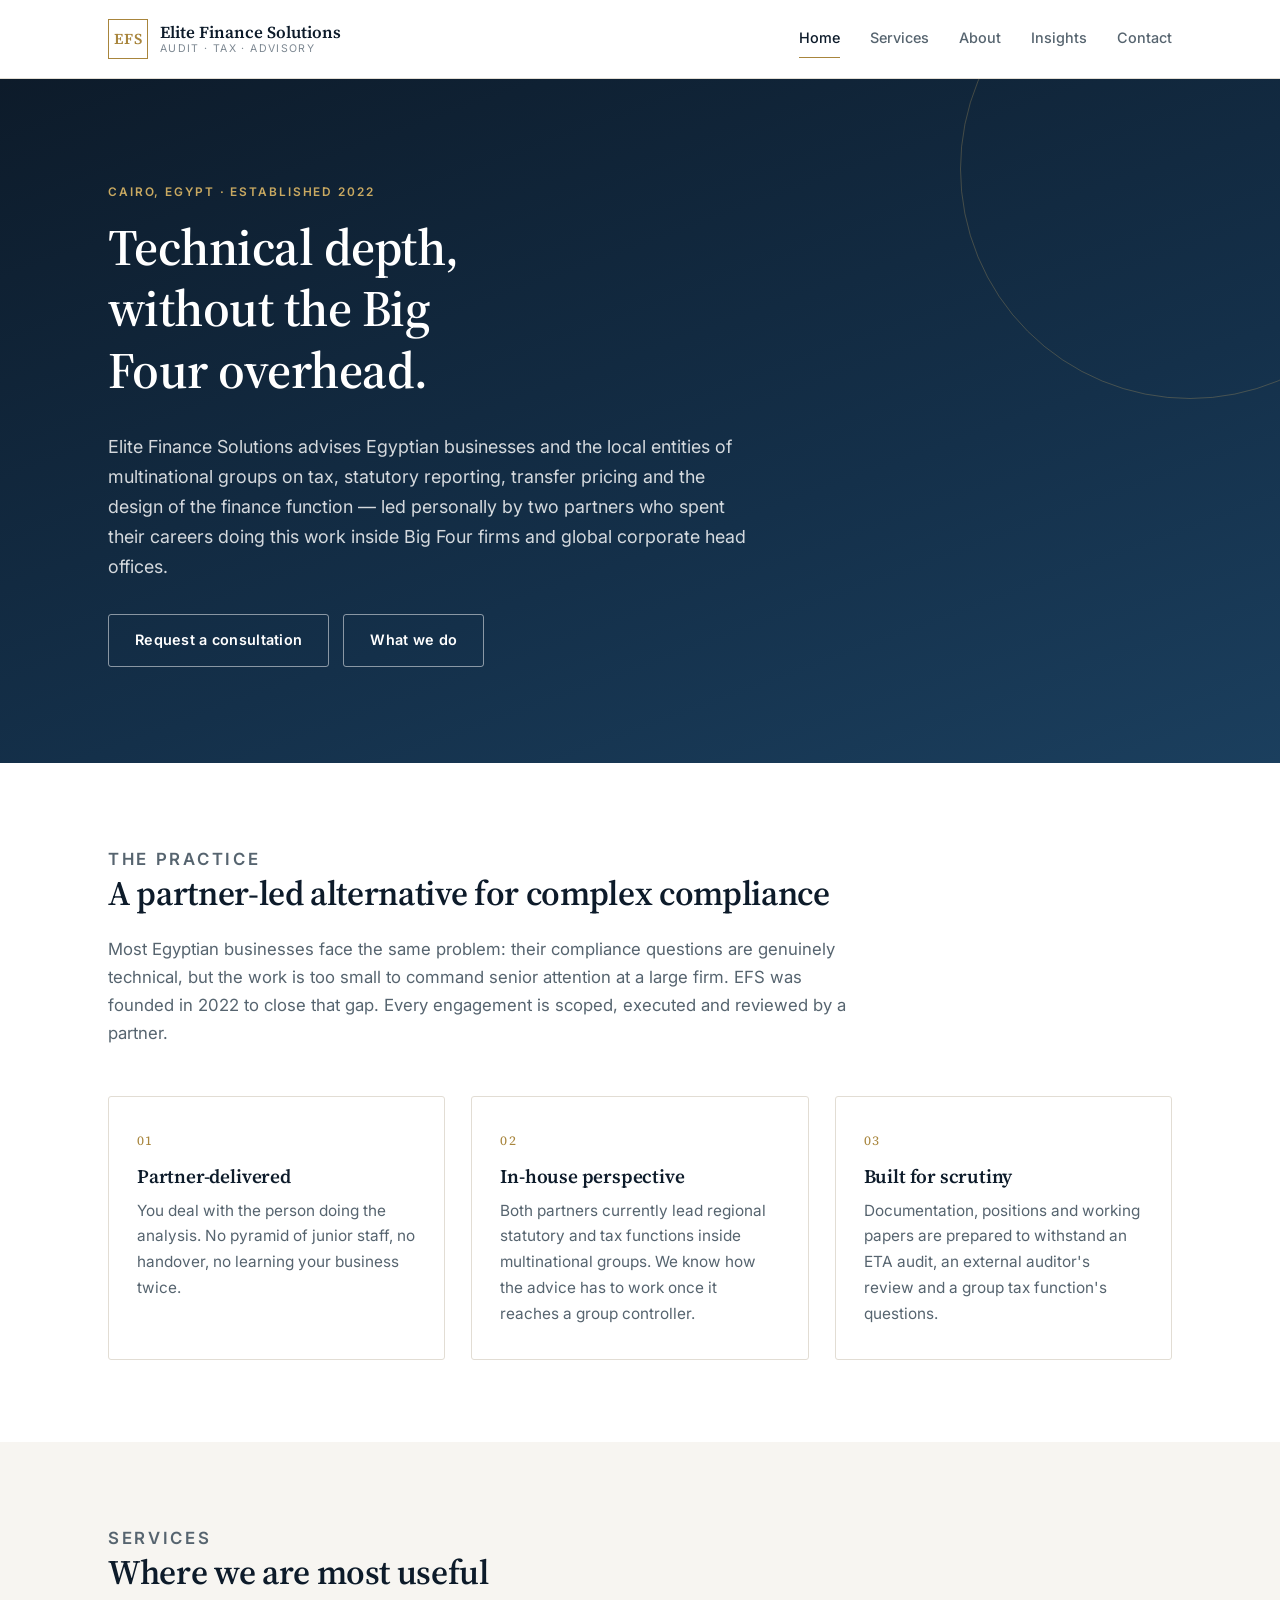
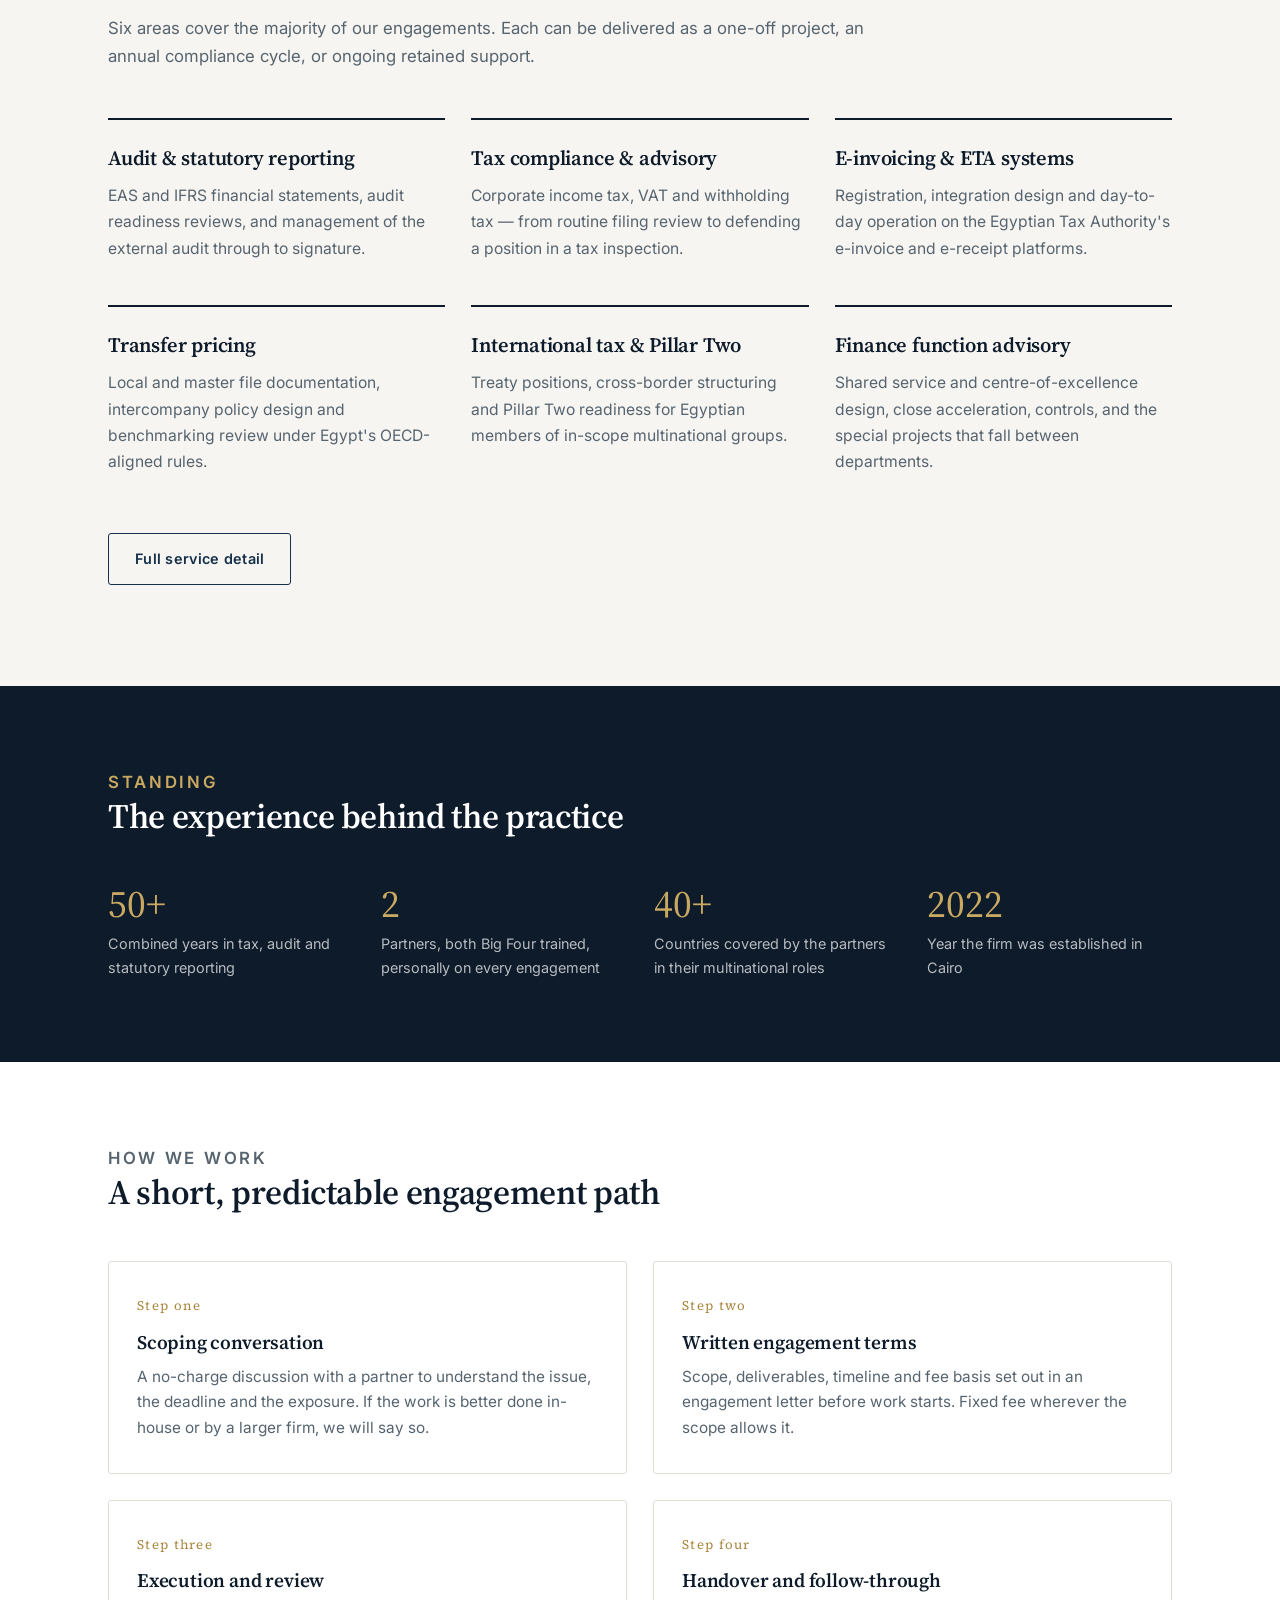
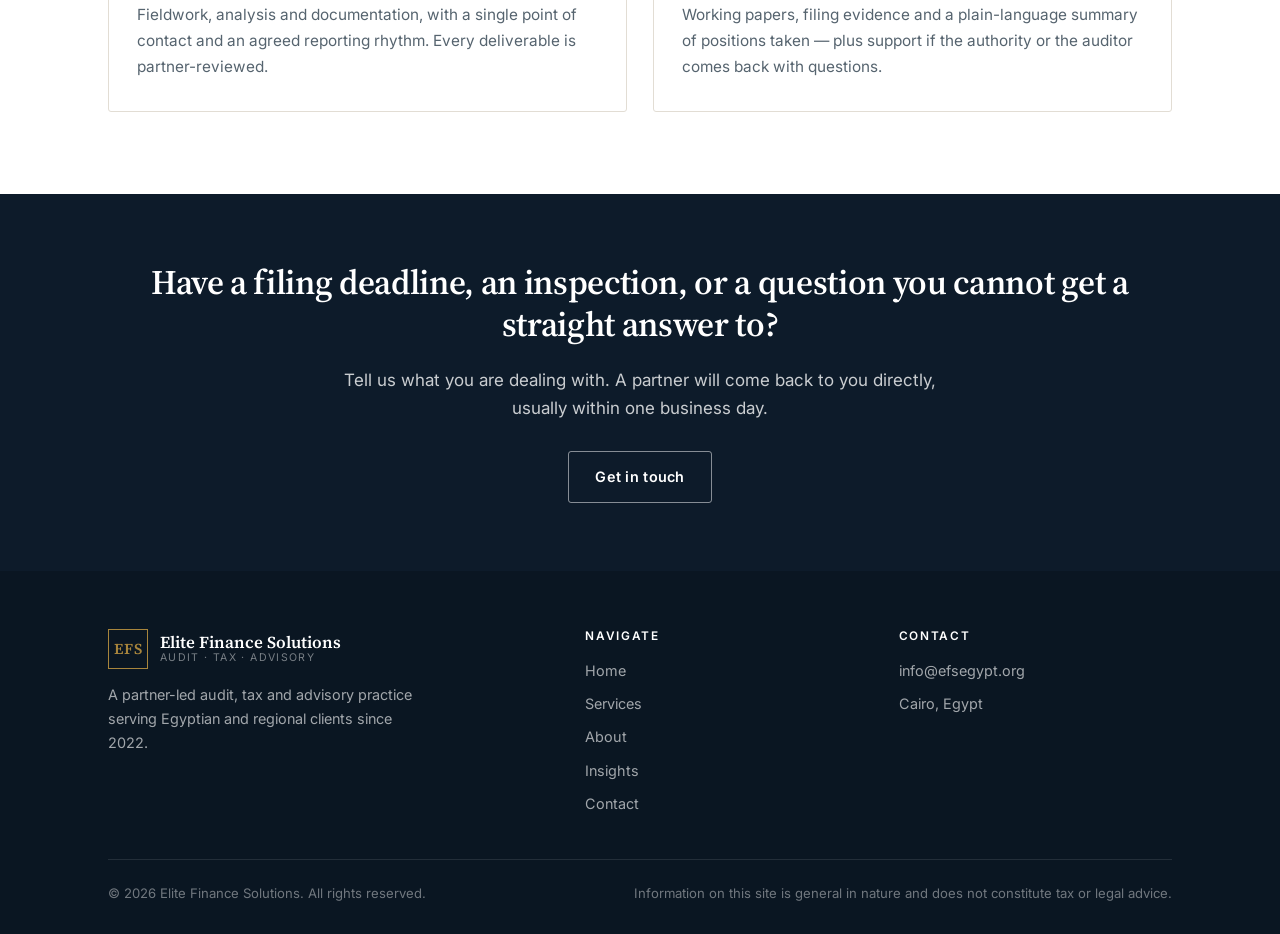
<file: efs-website-vercel/index.html>
<!DOCTYPE html>
<html lang="en">
<head>
<meta charset="utf-8">
<meta name="viewport" content="width=device-width, initial-scale=1">
<title>Elite Finance Solutions | Audit, Tax &amp; Advisory — Cairo, Egypt</title>
<meta name="description" content="Elite Finance Solutions (EFS) is a Cairo-based audit, tax and advisory practice providing statutory reporting, tax compliance, transfer pricing and finance-function advisory to Egyptian and regional businesses and to multinational groups operating in Egypt.">
<link rel="canonical" href="https://www.efsegypt.org/">
<meta property="og:type" content="website">
<meta property="og:title" content="Elite Finance Solutions | Audit, Tax &amp; Advisory">
<meta property="og:description" content="A Cairo-based advisory practice led by two partners with Big Four and multinational in-house leadership backgrounds.">
<meta property="og:url" content="https://www.efsegypt.org/">
<meta name="twitter:card" content="summary_large_image">
<link rel="icon" href="assets/favicon.svg" type="image/svg+xml">
<link rel="preconnect" href="https://fonts.googleapis.com">
<link rel="preconnect" href="https://fonts.gstatic.com" crossorigin>
<link href="https://fonts.googleapis.com/css2?family=Inter:wght@400;500;600&family=Source+Serif+4:opsz,wght@8..60,400;8..60,600&display=swap" rel="stylesheet">
<link rel="stylesheet" href="assets/styles.css?v=20260904b">
<script type="application/ld+json">
{
  "@context": "https://schema.org",
  "@type": "AccountingService",
  "name": "Elite Finance Solutions",
  "alternateName": "EFS",
  "url": "https://www.efsegypt.org/",
  "email": "info@efsegypt.org",
  "foundingDate": "2022",
  "areaServed": ["Egypt", "Middle East", "Africa"],
  "address": { "@type": "PostalAddress", "addressLocality": "Cairo", "addressCountry": "EG" },
  "founder": [
    { "@type": "Person", "name": "Haitham Abdelkader", "jobTitle": "Co-Founder & Partner" },
    { "@type": "Person", "name": "Mohamed Abdullah", "jobTitle": "Co-Founder & Partner" }
  ],
  "knowsAbout": ["Corporate tax", "Value added tax", "Transfer pricing", "IFRS statutory reporting", "OECD Pillar Two", "E-invoicing"]
}
</script>
</head>
<body>

<header class="site-header">
  <div class="wrap header-inner">
    <a class="brand" href="index.html">
      <span class="mark">EFS</span>
      <span class="brand-text">
        <span class="brand-name">Elite Finance Solutions</span>
        <span class="brand-sub">Audit &middot; Tax &middot; Advisory</span>
      </span>
    </a>
    <button class="nav-toggle" aria-label="Menu" aria-expanded="false"><span></span><span></span><span></span></button>
    <nav class="nav">
      <a href="index.html" class="active">Home</a>
      <a href="services.html">Services</a>
      <a href="about.html">About</a>
      <a href="insights.html">Insights</a>
      <a href="contact.html">Contact</a>
    </nav>
  </div>
</header>

<div class="hero">
  <div class="wrap">
    <p class="eyebrow">Cairo, Egypt &middot; Established 2022</p>
    <h1>Technical depth, without the Big Four overhead.</h1>
    <p class="lede">Elite Finance Solutions advises Egyptian businesses and the local entities of multinational groups on tax, statutory reporting, transfer pricing and the design of the finance function &mdash; led personally by two partners who spent their careers doing this work inside Big Four firms and global corporate head offices.</p>
    <div class="hero-actions">
      <a class="btn btn-light" href="contact.html">Request a consultation</a>
      <a class="btn btn-light" href="services.html">What we do</a>
    </div>
  </div>
</div>

<section>
  <div class="wrap">
    <div class="section-head">
      <p class="eyebrow">The practice</p>
      <h2>A partner-led alternative for complex compliance</h2>
      <p>Most Egyptian businesses face the same problem: their compliance questions are genuinely technical, but the work is too small to command senior attention at a large firm. EFS was founded in 2022 to close that gap. Every engagement is scoped, executed and reviewed by a partner.</p>
    </div>
    <div class="grid grid-3">
      <div class="card">
        <span class="num">01</span>
        <h3>Partner-delivered</h3>
        <p>You deal with the person doing the analysis. No pyramid of junior staff, no handover, no learning your business twice.</p>
      </div>
      <div class="card">
        <span class="num">02</span>
        <h3>In-house perspective</h3>
        <p>Both partners currently lead regional statutory and tax functions inside multinational groups. We know how the advice has to work once it reaches a group controller.</p>
      </div>
      <div class="card">
        <span class="num">03</span>
        <h3>Built for scrutiny</h3>
        <p>Documentation, positions and working papers are prepared to withstand an ETA audit, an external auditor's review and a group tax function's questions.</p>
      </div>
    </div>
  </div>
</section>

<section class="bg-sand">
  <div class="wrap">
    <div class="section-head">
      <p class="eyebrow">Services</p>
      <h2>Where we are most useful</h2>
      <p>Six areas cover the majority of our engagements. Each can be delivered as a one-off project, an annual compliance cycle, or ongoing retained support.</p>
    </div>
    <div class="grid grid-3">
      <div class="service">
        <h3>Audit &amp; statutory reporting</h3>
        <p>EAS and IFRS financial statements, audit readiness reviews, and management of the external audit through to signature.</p>
      </div>
      <div class="service">
        <h3>Tax compliance &amp; advisory</h3>
        <p>Corporate income tax, VAT and withholding tax &mdash; from routine filing review to defending a position in a tax inspection.</p>
      </div>
      <div class="service">
        <h3>E-invoicing &amp; ETA systems</h3>
        <p>Registration, integration design and day-to-day operation on the Egyptian Tax Authority's e-invoice and e-receipt platforms.</p>
      </div>
      <div class="service">
        <h3>Transfer pricing</h3>
        <p>Local and master file documentation, intercompany policy design and benchmarking review under Egypt's OECD-aligned rules.</p>
      </div>
      <div class="service">
        <h3>International tax &amp; Pillar Two</h3>
        <p>Treaty positions, cross-border structuring and Pillar Two readiness for Egyptian members of in-scope multinational groups.</p>
      </div>
      <div class="service">
        <h3>Finance function advisory</h3>
        <p>Shared service and centre-of-excellence design, close acceleration, controls, and the special projects that fall between departments.</p>
      </div>
    </div>
    <p style="margin-top:40px"><a class="btn btn-ghost" href="services.html">Full service detail</a></p>
  </div>
</section>

<section class="bg-ink">
  <div class="wrap">
    <div class="section-head">
      <p class="eyebrow">Standing</p>
      <h2>The experience behind the practice</h2>
    </div>
    <div class="stats">
      <div class="stat">
        <div class="figure">50+</div>
        <div class="label">Combined years in tax, audit and statutory reporting</div>
      </div>
      <div class="stat">
        <div class="figure">2</div>
        <div class="label">Partners, both Big Four trained, personally on every engagement</div>
      </div>
      <div class="stat">
        <div class="figure">40+</div>
        <div class="label">Countries covered by the partners in their multinational roles</div>
      </div>
      <div class="stat">
        <div class="figure">2022</div>
        <div class="label">Year the firm was established in Cairo</div>
      </div>
    </div>
  </div>
</section>

<section>
  <div class="wrap">
    <div class="section-head">
      <p class="eyebrow">How we work</p>
      <h2>A short, predictable engagement path</h2>
    </div>
    <div class="grid grid-2">
      <div class="card">
        <span class="num">Step one</span>
        <h3>Scoping conversation</h3>
        <p>A no-charge discussion with a partner to understand the issue, the deadline and the exposure. If the work is better done in-house or by a larger firm, we will say so.</p>
      </div>
      <div class="card">
        <span class="num">Step two</span>
        <h3>Written engagement terms</h3>
        <p>Scope, deliverables, timeline and fee basis set out in an engagement letter before work starts. Fixed fee wherever the scope allows it.</p>
      </div>
      <div class="card">
        <span class="num">Step three</span>
        <h3>Execution and review</h3>
        <p>Fieldwork, analysis and documentation, with a single point of contact and an agreed reporting rhythm. Every deliverable is partner-reviewed.</p>
      </div>
      <div class="card">
        <span class="num">Step four</span>
        <h3>Handover and follow-through</h3>
        <p>Working papers, filing evidence and a plain-language summary of positions taken &mdash; plus support if the authority or the auditor comes back with questions.</p>
      </div>
    </div>
  </div>
</section>

<div class="cta-band">
  <div class="wrap">
    <h2>Have a filing deadline, an inspection, or a question you cannot get a straight answer to?</h2>
    <p>Tell us what you are dealing with. A partner will come back to you directly, usually within one business day.</p>
    <a class="btn btn-light" href="contact.html">Get in touch</a>
  </div>
</div>

<footer class="site-footer">
  <div class="wrap">
    <div class="footer-grid">
      <div>
        <div class="brand" style="margin-bottom:14px">
          <span class="mark">EFS</span>
          <span class="brand-text">
            <span class="brand-name">Elite Finance Solutions</span>
            <span class="brand-sub">Audit &middot; Tax &middot; Advisory</span>
          </span>
        </div>
        <p style="max-width:34ch">A partner-led audit, tax and advisory practice serving Egyptian and regional clients since 2022.</p>
      </div>
      <div>
        <h4>Navigate</h4>
        <a href="index.html">Home</a>
        <a href="services.html">Services</a>
        <a href="about.html">About</a>
        <a href="insights.html">Insights</a>
        <a href="contact.html">Contact</a>
      </div>
      <div>
        <h4>Contact</h4>
        <a href="mailto:info@efsegypt.org">info@efsegypt.org</a>
        <span style="display:block;margin-bottom:9px">Cairo, Egypt</span>
      </div>
    </div>
    <div class="footer-bottom">
      <span>&copy; 2026 Elite Finance Solutions. All rights reserved.</span>
      <span>Information on this site is general in nature and does not constitute tax or legal advice.</span>
    </div>
  </div>
</footer>

<script src="assets/site.js?v=20260904b"></script>
</body>
</html>
</file>
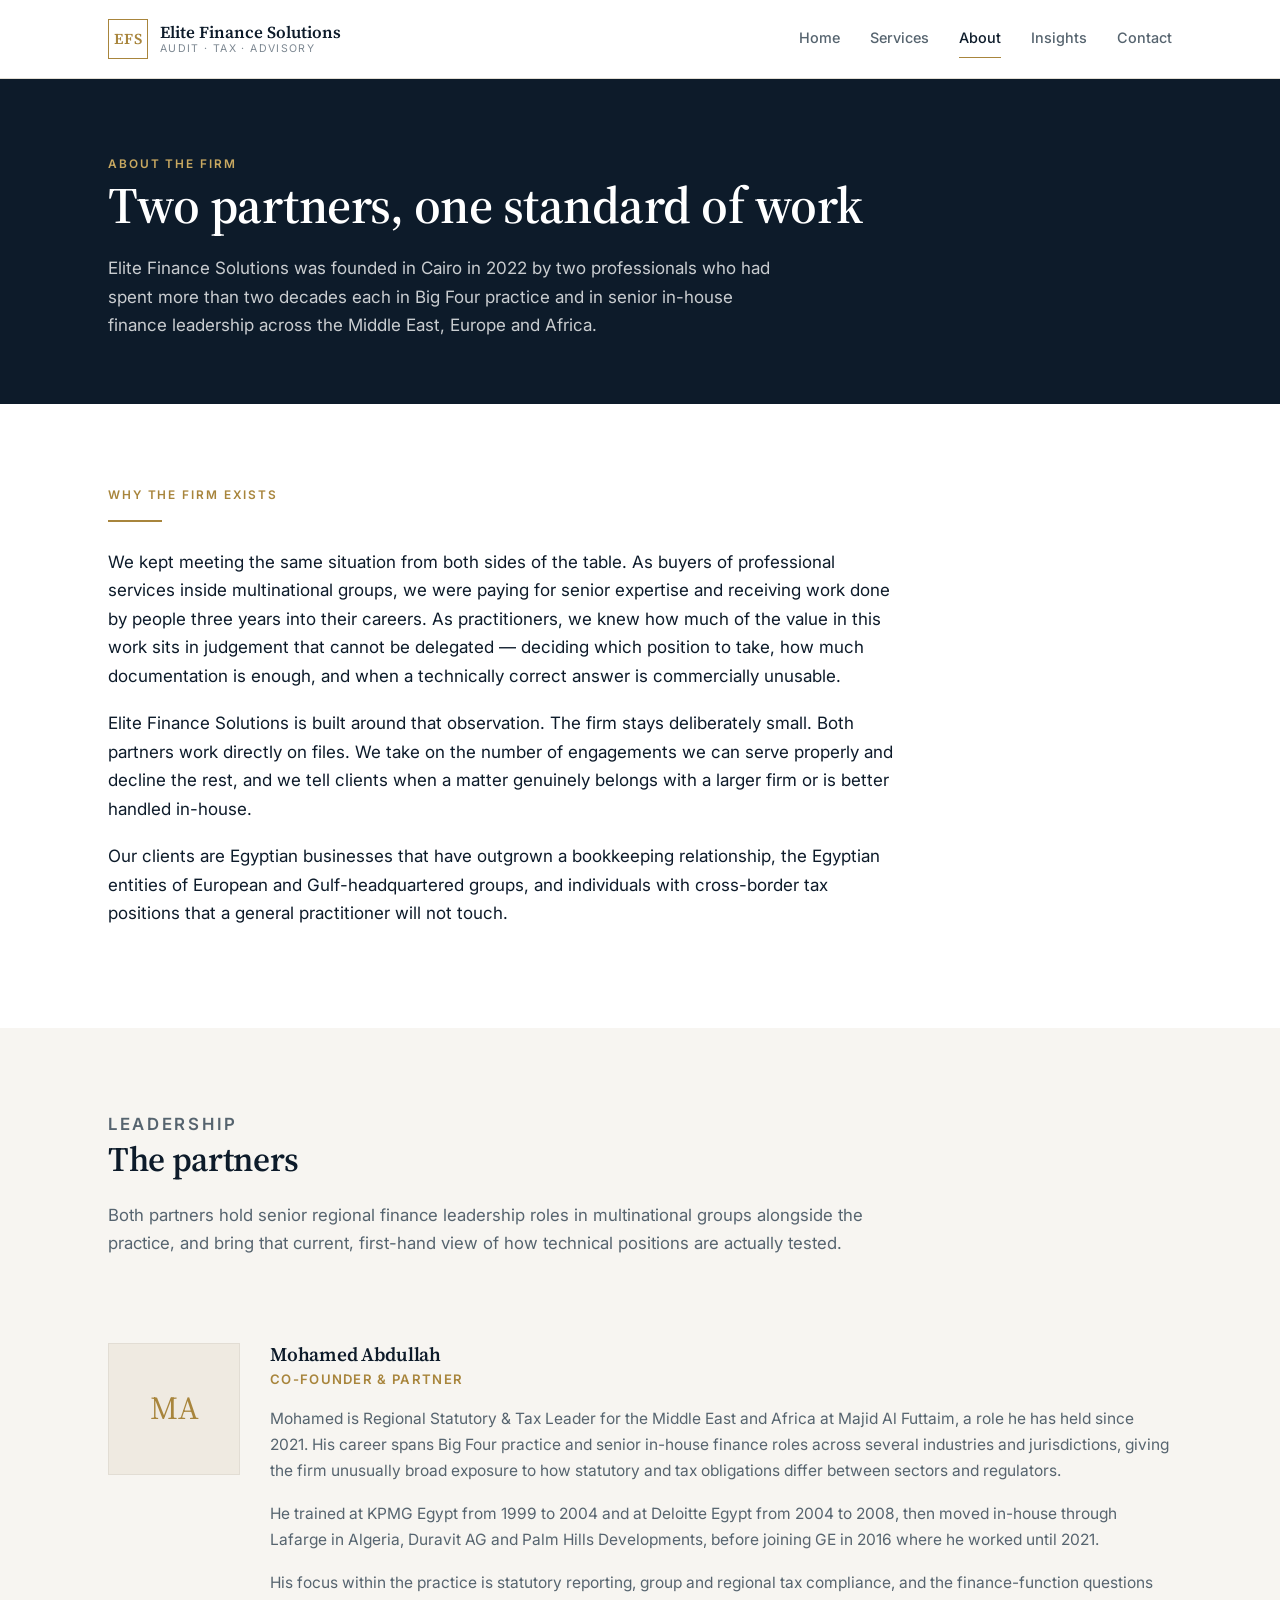
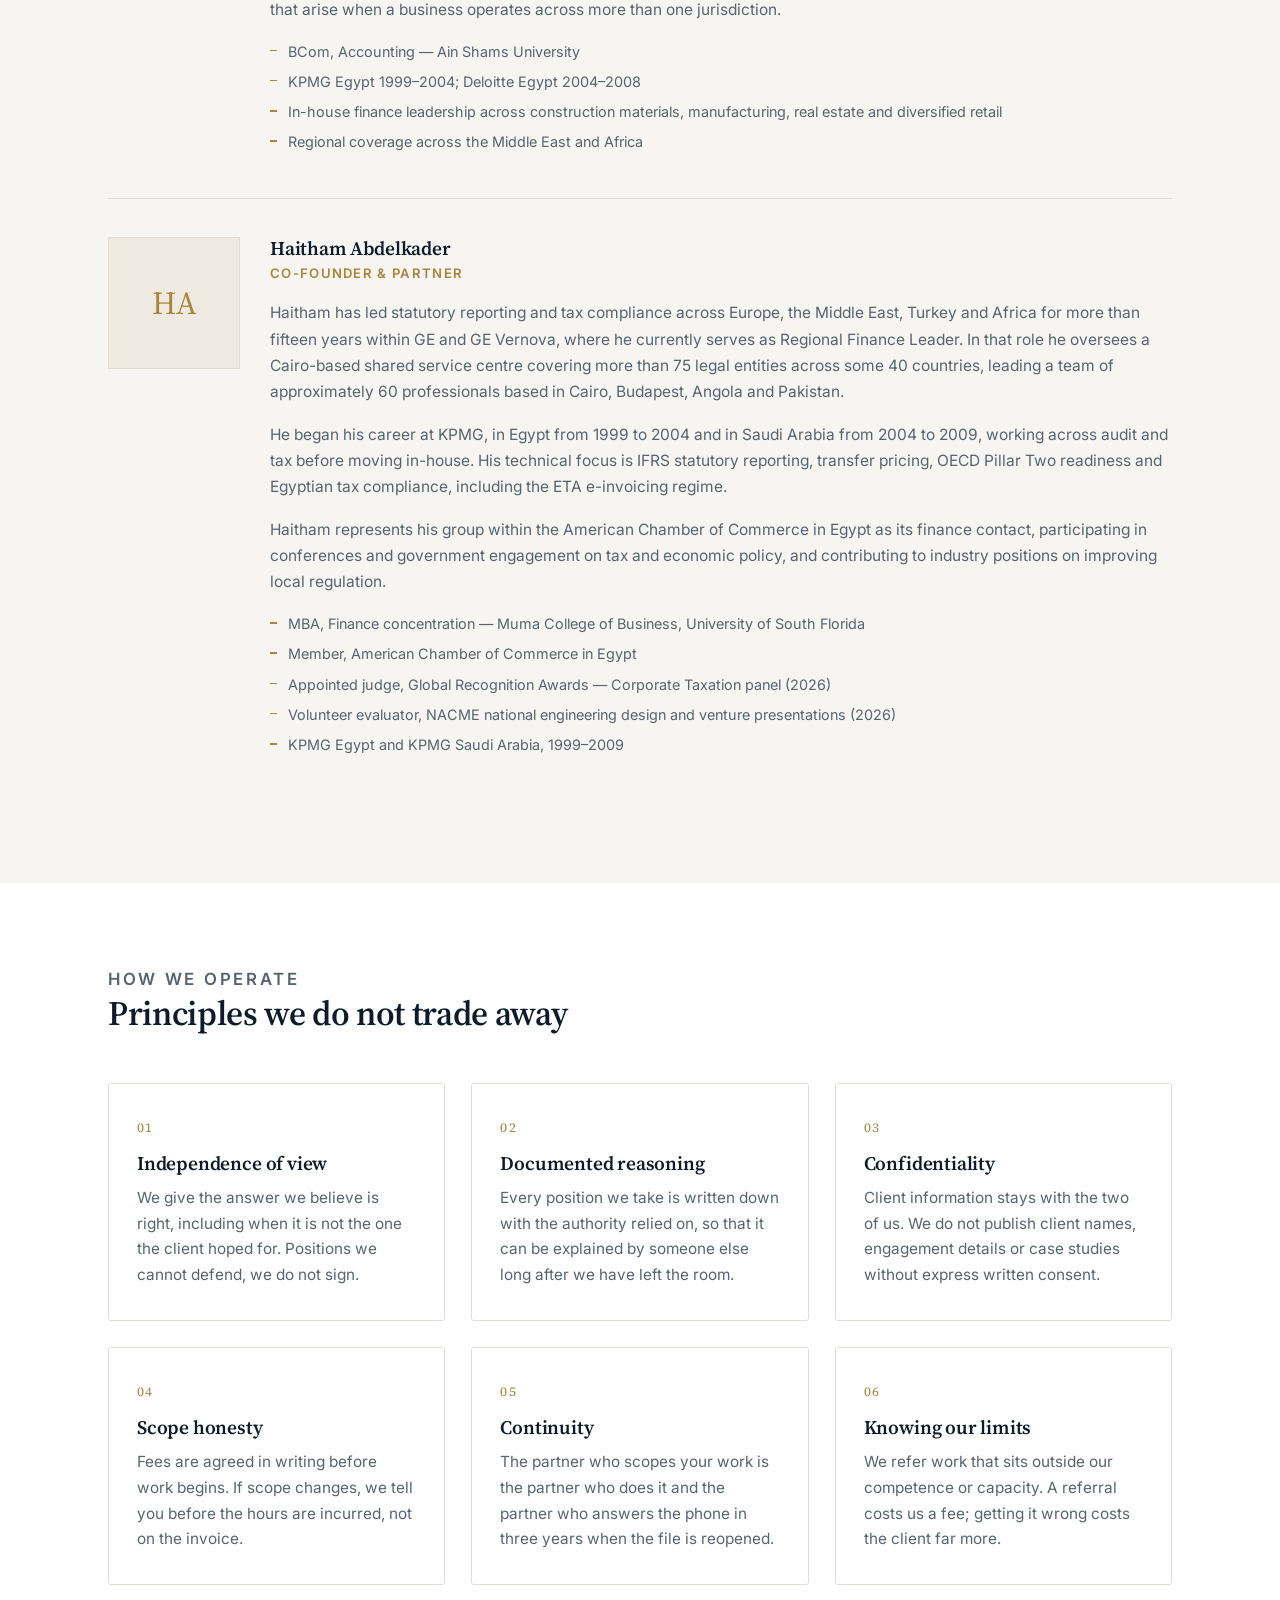
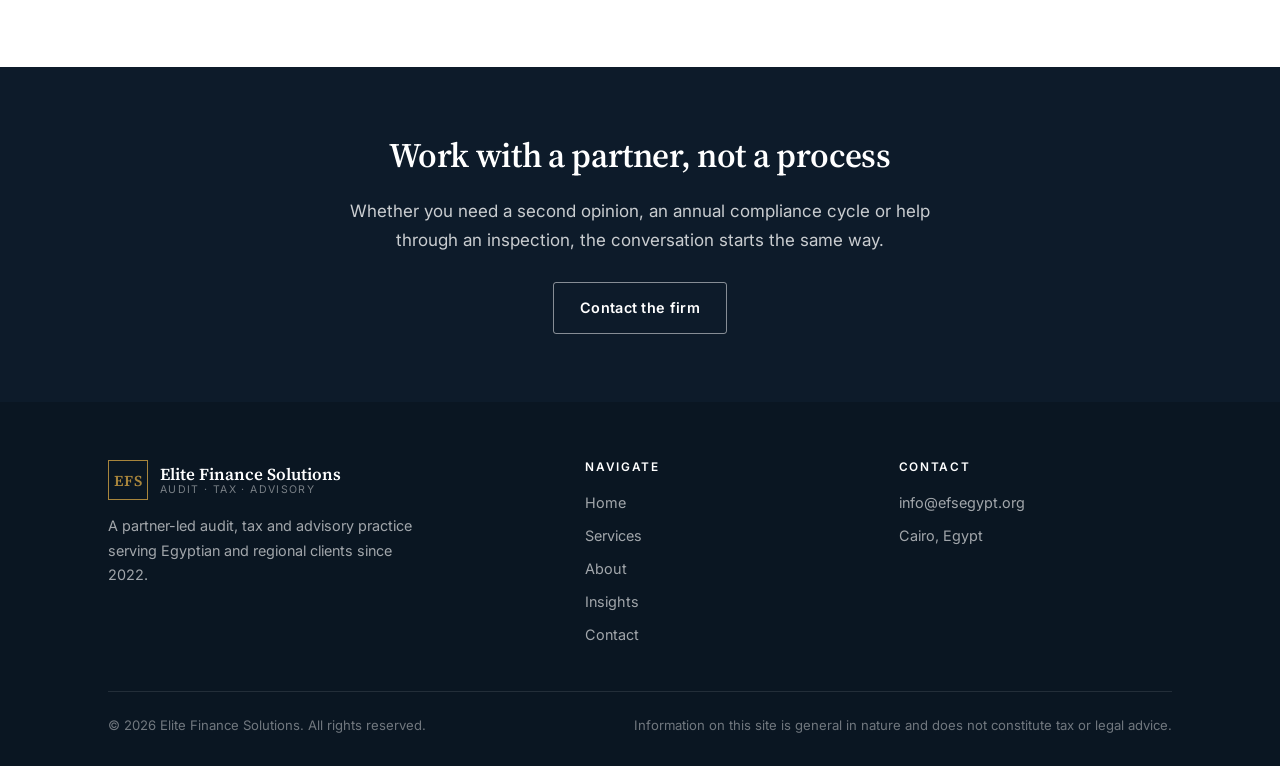
<file: efs-website-vercel/about.html>
<!DOCTYPE html>
<html lang="en">
<head>
<meta charset="utf-8">
<meta name="viewport" content="width=device-width, initial-scale=1">
<title>About &amp; Leadership | Elite Finance Solutions</title>
<meta name="description" content="Elite Finance Solutions was founded in Cairo in 2022 by Haitham Abdelkader and Mohamed Abdullah, two partners with Big Four training and senior regional statutory and tax leadership experience in multinational groups.">
<link rel="canonical" href="https://www.efsegypt.org/about.html">
<meta property="og:type" content="website">
<meta property="og:title" content="About &amp; Leadership | Elite Finance Solutions">
<meta property="og:description" content="Founded in Cairo in 2022 by two Big Four trained partners with regional multinational leadership experience.">
<link rel="icon" href="assets/favicon.svg" type="image/svg+xml">
<link rel="preconnect" href="https://fonts.googleapis.com">
<link rel="preconnect" href="https://fonts.gstatic.com" crossorigin>
<link href="https://fonts.googleapis.com/css2?family=Inter:wght@400;500;600&family=Source+Serif+4:opsz,wght@8..60,400;8..60,600&display=swap" rel="stylesheet">
<link rel="stylesheet" href="assets/styles.css?v=20260904b">
</head>
<body>

<header class="site-header">
  <div class="wrap header-inner">
    <a class="brand" href="index.html">
      <span class="mark">EFS</span>
      <span class="brand-text">
        <span class="brand-name">Elite Finance Solutions</span>
        <span class="brand-sub">Audit &middot; Tax &middot; Advisory</span>
      </span>
    </a>
    <button class="nav-toggle" aria-label="Menu" aria-expanded="false"><span></span><span></span><span></span></button>
    <nav class="nav">
      <a href="index.html">Home</a>
      <a href="services.html">Services</a>
      <a href="about.html" class="active">About</a>
      <a href="insights.html">Insights</a>
      <a href="contact.html">Contact</a>
    </nav>
  </div>
</header>

<div class="page-hero">
  <div class="wrap">
    <p class="eyebrow">About the firm</p>
    <h1>Two partners, one standard of work</h1>
    <p>Elite Finance Solutions was founded in Cairo in 2022 by two professionals who had spent more than two decades each in Big Four practice and in senior in-house finance leadership across the Middle East, Europe and Africa.</p>
  </div>
</div>

<section>
  <div class="wrap narrow">
    <p class="eyebrow">Why the firm exists</p>
    <hr class="rule">
    <p>We kept meeting the same situation from both sides of the table. As buyers of professional services inside multinational groups, we were paying for senior expertise and receiving work done by people three years into their careers. As practitioners, we knew how much of the value in this work sits in judgement that cannot be delegated &mdash; deciding which position to take, how much documentation is enough, and when a technically correct answer is commercially unusable.</p>
    <p>Elite Finance Solutions is built around that observation. The firm stays deliberately small. Both partners work directly on files. We take on the number of engagements we can serve properly and decline the rest, and we tell clients when a matter genuinely belongs with a larger firm or is better handled in-house.</p>
    <p>Our clients are Egyptian businesses that have outgrown a bookkeeping relationship, the Egyptian entities of European and Gulf-headquartered groups, and individuals with cross-border tax positions that a general practitioner will not touch.</p>
  </div>
</section>

<section class="bg-sand">
  <div class="wrap">
    <div class="section-head">
      <p class="eyebrow">Leadership</p>
      <h2>The partners</h2>
      <p>Both partners hold senior regional finance leadership roles in multinational groups alongside the practice, and bring that current, first-hand view of how technical positions are actually tested.</p>
    </div>

    <div class="person">
      <div class="avatar">MA</div>
      <div>
        <h3>Mohamed Abdullah</h3>
        <div class="role">Co-Founder &amp; Partner</div>
        <p>Mohamed is Regional Statutory &amp; Tax Leader for the Middle East and Africa at Majid Al Futtaim, a role he has held since 2021. His career spans Big Four practice and senior in-house finance roles across several industries and jurisdictions, giving the firm unusually broad exposure to how statutory and tax obligations differ between sectors and regulators.</p>
        <p>He trained at KPMG Egypt from 1999 to 2004 and at Deloitte Egypt from 2004 to 2008, then moved in-house through Lafarge in Algeria, Duravit AG and Palm Hills Developments, before joining GE in 2016 where he worked until 2021.</p>
        <p>His focus within the practice is statutory reporting, group and regional tax compliance, and the finance-function questions that arise when a business operates across more than one jurisdiction.</p>
        <ul class="creds">
          <li>BCom, Accounting &mdash; Ain Shams University</li>
          <li>KPMG Egypt 1999&ndash;2004; Deloitte Egypt 2004&ndash;2008</li>
          <li>In-house finance leadership across construction materials, manufacturing, real estate and diversified retail</li>
          <li>Regional coverage across the Middle East and Africa</li>
        </ul>
      </div>
    </div>

    <div class="person">
      <div class="avatar">HA</div>
      <div>
        <h3>Haitham Abdelkader</h3>
        <div class="role">Co-Founder &amp; Partner</div>
        <p>Haitham has led statutory reporting and tax compliance across Europe, the Middle East, Turkey and Africa for more than fifteen years within GE and GE Vernova, where he currently serves as Regional Finance Leader. In that role he oversees a Cairo-based shared service centre covering more than 75 legal entities across some 40 countries, leading a team of approximately 60 professionals based in Cairo, Budapest, Angola and Pakistan.</p>
        <p>He began his career at KPMG, in Egypt from 1999 to 2004 and in Saudi Arabia from 2004 to 2009, working across audit and tax before moving in-house. His technical focus is IFRS statutory reporting, transfer pricing, OECD Pillar Two readiness and Egyptian tax compliance, including the ETA e-invoicing regime.</p>
        <p>Haitham represents his group within the American Chamber of Commerce in Egypt as its finance contact, participating in conferences and government engagement on tax and economic policy, and contributing to industry positions on improving local regulation.</p>
        <ul class="creds">
          <li>MBA, Finance concentration &mdash; Muma College of Business, University of South Florida</li>
          <li>Member, American Chamber of Commerce in Egypt</li>
          <li>Appointed judge, Global Recognition Awards &mdash; Corporate Taxation panel (2026)</li>
          <li>Volunteer evaluator, NACME national engineering design and venture presentations (2026)</li>
          <li>KPMG Egypt and KPMG Saudi Arabia, 1999&ndash;2009</li>
        </ul>
      </div>
    </div>
  </div>
</section>

<section>
  <div class="wrap">
    <div class="section-head">
      <p class="eyebrow">How we operate</p>
      <h2>Principles we do not trade away</h2>
    </div>
    <div class="grid grid-3">
      <div class="card">
        <span class="num">01</span>
        <h3>Independence of view</h3>
        <p>We give the answer we believe is right, including when it is not the one the client hoped for. Positions we cannot defend, we do not sign.</p>
      </div>
      <div class="card">
        <span class="num">02</span>
        <h3>Documented reasoning</h3>
        <p>Every position we take is written down with the authority relied on, so that it can be explained by someone else long after we have left the room.</p>
      </div>
      <div class="card">
        <span class="num">03</span>
        <h3>Confidentiality</h3>
        <p>Client information stays with the two of us. We do not publish client names, engagement details or case studies without express written consent.</p>
      </div>
      <div class="card">
        <span class="num">04</span>
        <h3>Scope honesty</h3>
        <p>Fees are agreed in writing before work begins. If scope changes, we tell you before the hours are incurred, not on the invoice.</p>
      </div>
      <div class="card">
        <span class="num">05</span>
        <h3>Continuity</h3>
        <p>The partner who scopes your work is the partner who does it and the partner who answers the phone in three years when the file is reopened.</p>
      </div>
      <div class="card">
        <span class="num">06</span>
        <h3>Knowing our limits</h3>
        <p>We refer work that sits outside our competence or capacity. A referral costs us a fee; getting it wrong costs the client far more.</p>
      </div>
    </div>
  </div>
</section>

<div class="cta-band">
  <div class="wrap">
    <h2>Work with a partner, not a process</h2>
    <p>Whether you need a second opinion, an annual compliance cycle or help through an inspection, the conversation starts the same way.</p>
    <a class="btn btn-light" href="contact.html">Contact the firm</a>
  </div>
</div>

<footer class="site-footer">
  <div class="wrap">
    <div class="footer-grid">
      <div>
        <div class="brand" style="margin-bottom:14px">
          <span class="mark">EFS</span>
          <span class="brand-text">
            <span class="brand-name">Elite Finance Solutions</span>
            <span class="brand-sub">Audit &middot; Tax &middot; Advisory</span>
          </span>
        </div>
        <p style="max-width:34ch">A partner-led audit, tax and advisory practice serving Egyptian and regional clients since 2022.</p>
      </div>
      <div>
        <h4>Navigate</h4>
        <a href="index.html">Home</a>
        <a href="services.html">Services</a>
        <a href="about.html">About</a>
        <a href="insights.html">Insights</a>
        <a href="contact.html">Contact</a>
      </div>
      <div>
        <h4>Contact</h4>
        <a href="mailto:info@efsegypt.org">info@efsegypt.org</a>
        <span style="display:block;margin-bottom:9px">Cairo, Egypt</span>
      </div>
    </div>
    <div class="footer-bottom">
      <span>&copy; 2026 Elite Finance Solutions. All rights reserved.</span>
      <span>Information on this site is general in nature and does not constitute tax or legal advice.</span>
    </div>
  </div>
</footer>

<script src="assets/site.js?v=20260904b"></script>
</body>
</html>
</file>
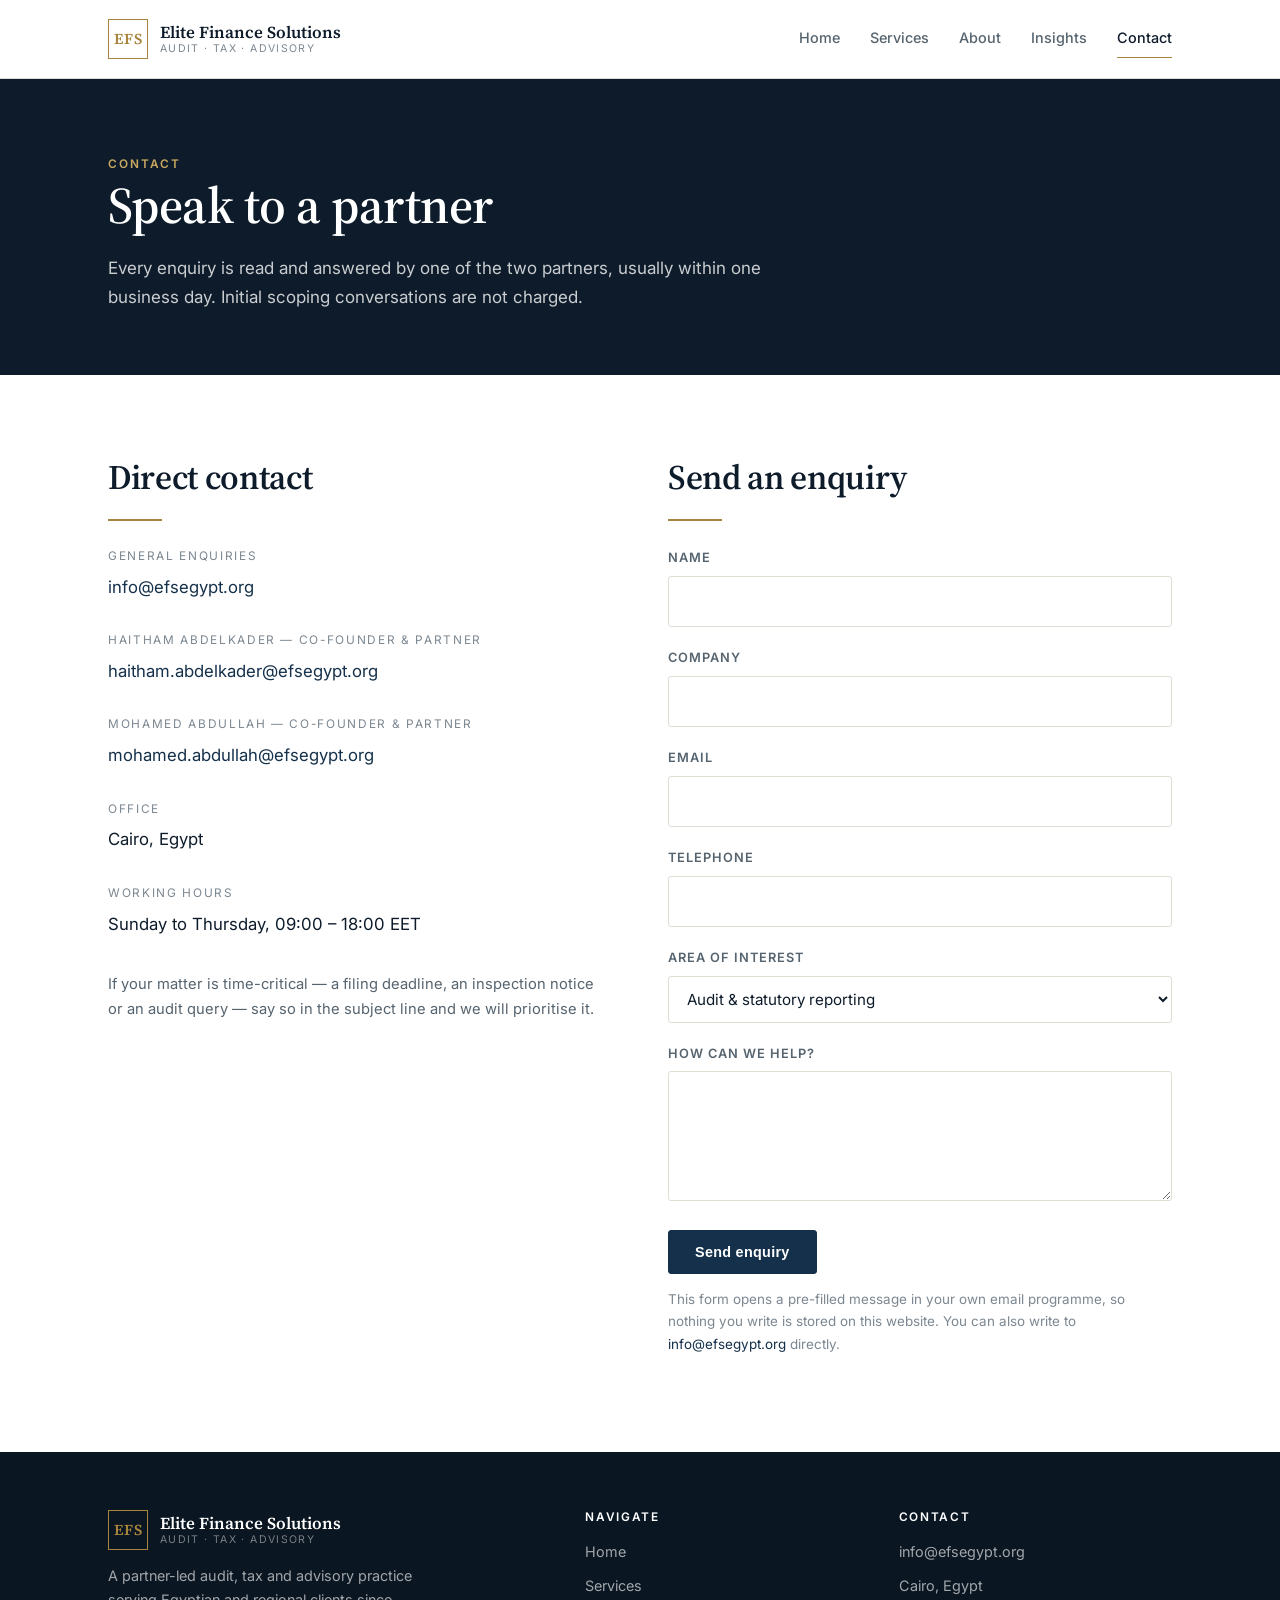
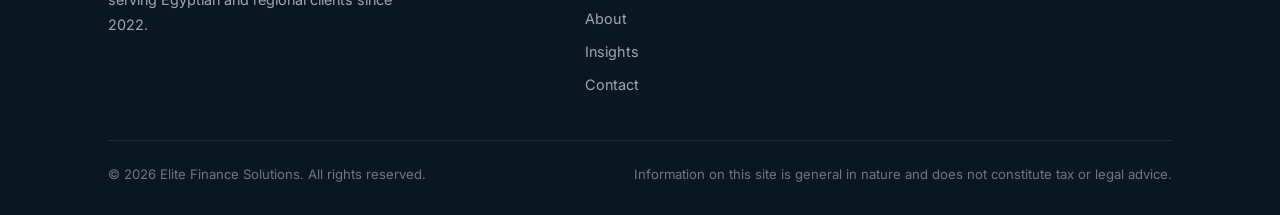
<file: efs-website-vercel/contact.html>
<!DOCTYPE html>
<html lang="en">
<head>
<meta charset="utf-8">
<meta name="viewport" content="width=device-width, initial-scale=1">
<title>Contact | Elite Finance Solutions</title>
<meta name="description" content="Contact Elite Finance Solutions in Cairo for tax, statutory reporting, transfer pricing and finance advisory support. Enquiries are answered directly by a partner.">
<link rel="canonical" href="https://www.efsegypt.org/contact.html">
<meta property="og:type" content="website">
<meta property="og:title" content="Contact | Elite Finance Solutions">
<meta property="og:description" content="Enquiries are answered directly by a partner, usually within one business day.">
<link rel="icon" href="assets/favicon.svg" type="image/svg+xml">
<link rel="preconnect" href="https://fonts.googleapis.com">
<link rel="preconnect" href="https://fonts.gstatic.com" crossorigin>
<link href="https://fonts.googleapis.com/css2?family=Inter:wght@400;500;600&family=Source+Serif+4:opsz,wght@8..60,400;8..60,600&display=swap" rel="stylesheet">
<link rel="stylesheet" href="assets/styles.css?v=20260904b">
</head>
<body>

<header class="site-header">
  <div class="wrap header-inner">
    <a class="brand" href="index.html">
      <span class="mark">EFS</span>
      <span class="brand-text">
        <span class="brand-name">Elite Finance Solutions</span>
        <span class="brand-sub">Audit &middot; Tax &middot; Advisory</span>
      </span>
    </a>
    <button class="nav-toggle" aria-label="Menu" aria-expanded="false"><span></span><span></span><span></span></button>
    <nav class="nav">
      <a href="index.html">Home</a>
      <a href="services.html">Services</a>
      <a href="about.html">About</a>
      <a href="insights.html">Insights</a>
      <a href="contact.html" class="active">Contact</a>
    </nav>
  </div>
</header>

<div class="page-hero">
  <div class="wrap">
    <p class="eyebrow">Contact</p>
    <h1>Speak to a partner</h1>
    <p>Every enquiry is read and answered by one of the two partners, usually within one business day. Initial scoping conversations are not charged.</p>
  </div>
</div>

<section>
  <div class="wrap">
    <div class="contact-grid">

      <div>
        <h2>Direct contact</h2>
        <hr class="rule">

        <div class="contact-item">
          <div class="label">General enquiries</div>
          <div class="value"><a href="mailto:info@efsegypt.org">info@efsegypt.org</a></div>
        </div>

        <div class="contact-item">
          <div class="label">Haitham Abdelkader &mdash; Co-Founder &amp; Partner</div>
          <div class="value"><a href="mailto:haitham.abdelkader@efsegypt.org">haitham.abdelkader@efsegypt.org</a></div>
        </div>

        <div class="contact-item">
          <div class="label">Mohamed Abdullah &mdash; Co-Founder &amp; Partner</div>
          <div class="value"><a href="mailto:mohamed.abdullah@efsegypt.org">mohamed.abdullah@efsegypt.org</a></div>
        </div>

        <div class="contact-item">
          <div class="label">Office</div>
          <div class="value">Cairo, Egypt</div>
        </div>

        <div class="contact-item">
          <div class="label">Working hours</div>
          <div class="value">Sunday to Thursday, 09:00 &ndash; 18:00 EET</div>
        </div>

        <p style="font-size:0.92rem;color:#56646f;margin-top:34px">If your matter is time-critical &mdash; a filing deadline, an inspection notice or an audit query &mdash; say so in the subject line and we will prioritise it.</p>
      </div>

      <div>
        <h2>Send an enquiry</h2>
        <hr class="rule">
        <form id="enquiry-form" novalidate>
          <label for="f-name">Name</label>
          <input id="f-name" name="name" type="text" autocomplete="name" required>

          <label for="f-company">Company</label>
          <input id="f-company" name="company" type="text" autocomplete="organization">

          <label for="f-email">Email</label>
          <input id="f-email" name="email" type="email" autocomplete="email" required>

          <label for="f-phone">Telephone</label>
          <input id="f-phone" name="phone" type="tel" autocomplete="tel">

          <label for="f-topic">Area of interest</label>
          <select id="f-topic" name="topic">
            <option>Audit &amp; statutory reporting</option>
            <option>Tax compliance &amp; advisory</option>
            <option>E-invoicing &amp; ETA systems</option>
            <option>Transfer pricing</option>
            <option>International tax &amp; Pillar Two</option>
            <option>Finance function advisory</option>
            <option>Something else</option>
          </select>

          <label for="f-message">How can we help?</label>
          <textarea id="f-message" name="message" required></textarea>

          <button class="btn" type="submit">Send enquiry</button>
          <p class="form-note" id="form-status">This form opens a pre-filled message in your own email programme, so nothing you write is stored on this website. You can also write to <a href="mailto:info@efsegypt.org">info@efsegypt.org</a> directly.</p>
        </form>
      </div>

    </div>
  </div>
</section>

<footer class="site-footer">
  <div class="wrap">
    <div class="footer-grid">
      <div>
        <div class="brand" style="margin-bottom:14px">
          <span class="mark">EFS</span>
          <span class="brand-text">
            <span class="brand-name">Elite Finance Solutions</span>
            <span class="brand-sub">Audit &middot; Tax &middot; Advisory</span>
          </span>
        </div>
        <p style="max-width:34ch">A partner-led audit, tax and advisory practice serving Egyptian and regional clients since 2022.</p>
      </div>
      <div>
        <h4>Navigate</h4>
        <a href="index.html">Home</a>
        <a href="services.html">Services</a>
        <a href="about.html">About</a>
        <a href="insights.html">Insights</a>
        <a href="contact.html">Contact</a>
      </div>
      <div>
        <h4>Contact</h4>
        <a href="mailto:info@efsegypt.org">info@efsegypt.org</a>
        <span style="display:block;margin-bottom:9px">Cairo, Egypt</span>
      </div>
    </div>
    <div class="footer-bottom">
      <span>&copy; 2026 Elite Finance Solutions. All rights reserved.</span>
      <span>Information on this site is general in nature and does not constitute tax or legal advice.</span>
    </div>
  </div>
</footer>

<script src="assets/site.js?v=20260904b"></script>
</body>
</html>
</file>
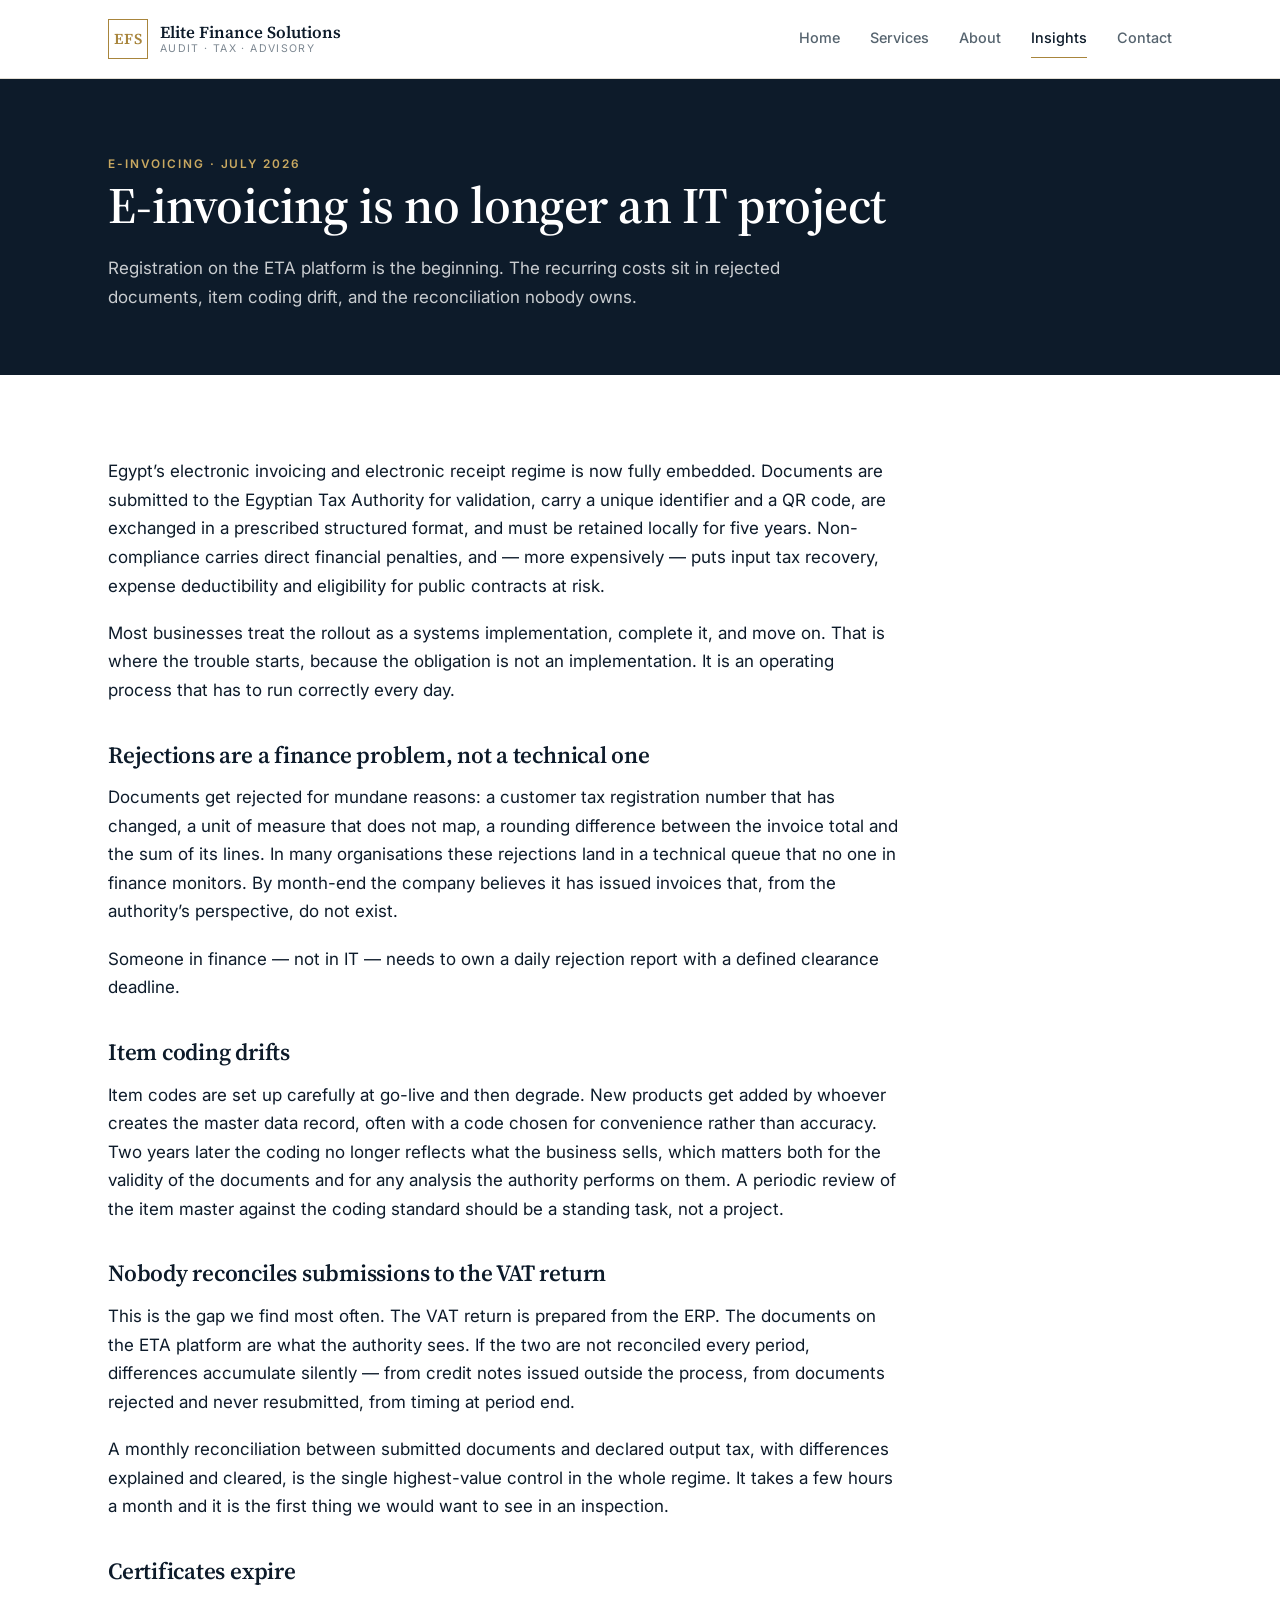
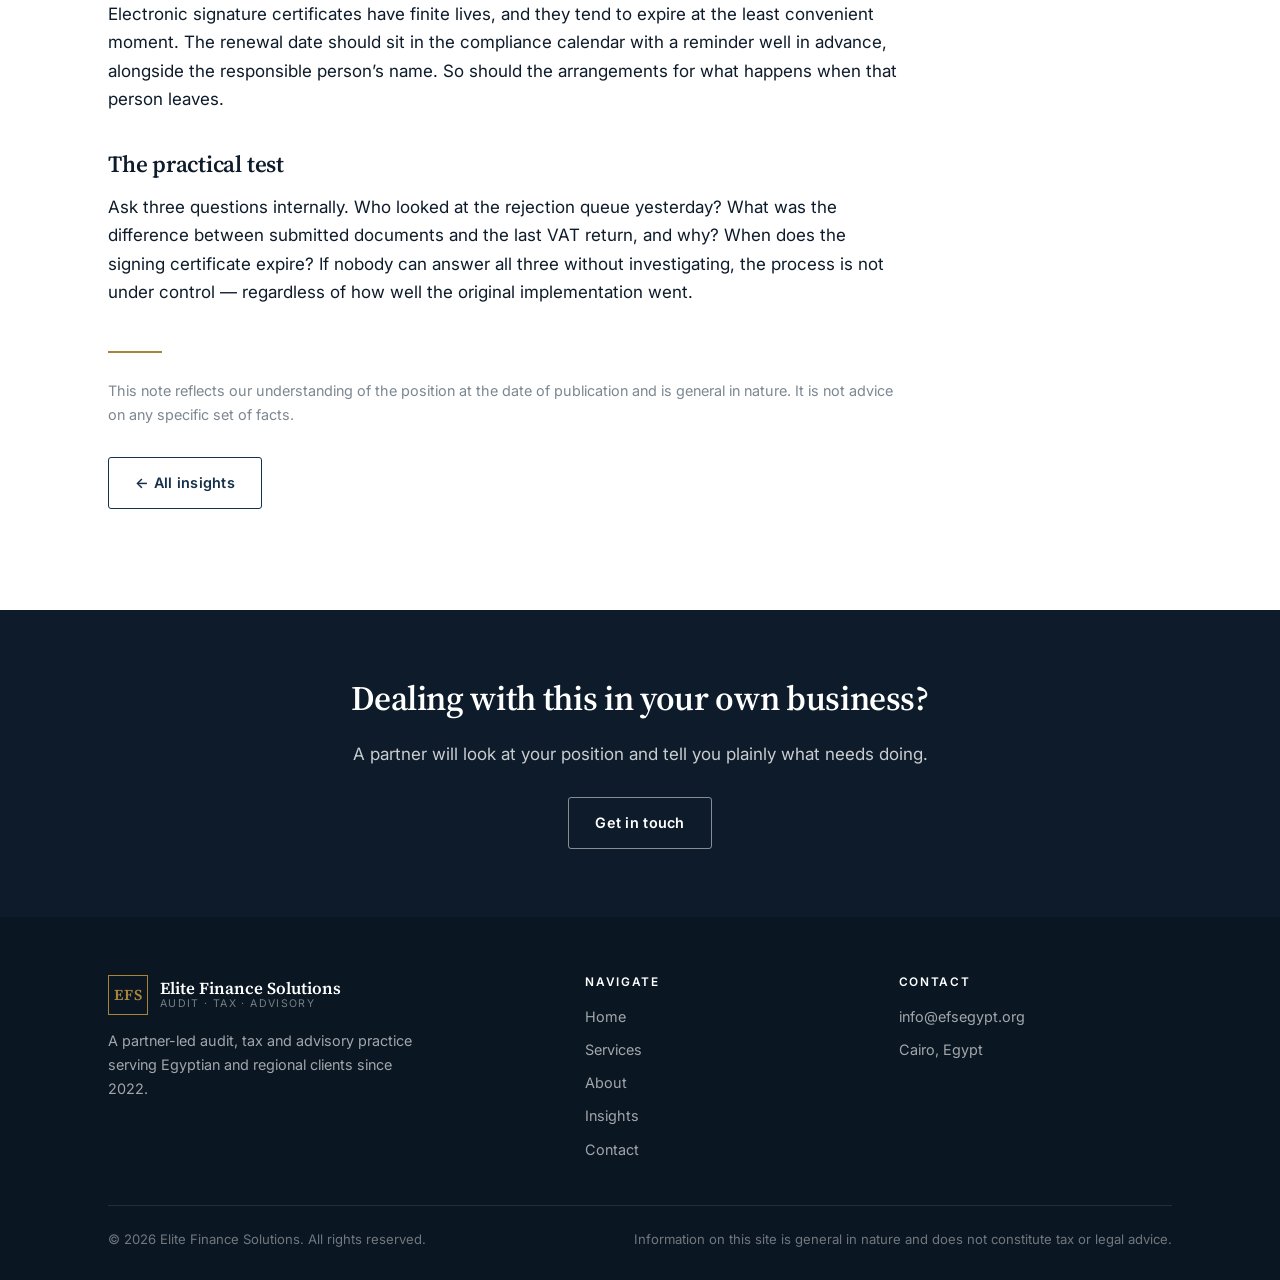
<file: efs-website-vercel/insight-e-invoicing.html>
<!DOCTYPE html>
<html lang="en">
<head>
<meta charset="utf-8">
<meta name="viewport" content="width=device-width, initial-scale=1">
<title>E-invoicing is no longer an IT project | Elite Finance Solutions</title>
<meta name="description" content="Registration on the Egyptian Tax Authority platform is the beginning, not the end. Where the recurring cost of e-invoicing compliance actually sits.">
<link rel="canonical" href="https://www.efsegypt.org/insight-e-invoicing.html">
<meta property="og:type" content="article">
<meta property="og:title" content="E-invoicing is no longer an IT project | Elite Finance Solutions">
<meta property="og:description" content="Registration on the Egyptian Tax Authority platform is the beginning, not the end. Where the recurring cost of e-invoicing compliance actually sits.">
<link rel="icon" href="assets/favicon.svg" type="image/svg+xml">
<link rel="preconnect" href="https://fonts.googleapis.com">
<link rel="preconnect" href="https://fonts.gstatic.com" crossorigin>
<link href="https://fonts.googleapis.com/css2?family=Inter:wght@400;500;600&family=Source+Serif+4:opsz,wght@8..60,400;8..60,600&display=swap" rel="stylesheet">
<link rel="stylesheet" href="assets/styles.css?v=20260904b">
</head>
<body>

<header class="site-header">
  <div class="wrap header-inner">
    <a class="brand" href="index.html">
      <span class="mark">EFS</span>
      <span class="brand-text">
        <span class="brand-name">Elite Finance Solutions</span>
        <span class="brand-sub">Audit &middot; Tax &middot; Advisory</span>
      </span>
    </a>
    <button class="nav-toggle" aria-label="Menu" aria-expanded="false"><span></span><span></span><span></span></button>
    <nav class="nav">
      <a href="index.html">Home</a>
      <a href="services.html">Services</a>
      <a href="about.html">About</a>
      <a href="insights.html" class="active">Insights</a>
      <a href="contact.html">Contact</a>
    </nav>
  </div>
</header>

<div class="page-hero">
  <div class="wrap narrow">
    <p class="eyebrow">E-invoicing &middot; July 2026</p>
    <h1>E-invoicing is no longer an IT project</h1>
    <p>Registration on the ETA platform is the beginning. The recurring costs sit in rejected documents, item coding drift, and the reconciliation nobody owns.</p>
  </div>
</div>

<section>
  <div class="wrap narrow article">

    <p>Egypt&rsquo;s electronic invoicing and electronic receipt regime is now fully embedded. Documents are submitted to the Egyptian Tax Authority for validation, carry a unique identifier and a QR code, are exchanged in a prescribed structured format, and must be retained locally for five years. Non-compliance carries direct financial penalties, and &mdash; more expensively &mdash; puts input tax recovery, expense deductibility and eligibility for public contracts at risk.</p>
    <p>Most businesses treat the rollout as a systems implementation, complete it, and move on. That is where the trouble starts, because the obligation is not an implementation. It is an operating process that has to run correctly every day.</p>

    <h2>Rejections are a finance problem, not a technical one</h2>
    <p>Documents get rejected for mundane reasons: a customer tax registration number that has changed, a unit of measure that does not map, a rounding difference between the invoice total and the sum of its lines. In many organisations these rejections land in a technical queue that no one in finance monitors. By month-end the company believes it has issued invoices that, from the authority&rsquo;s perspective, do not exist.</p>
    <p>Someone in finance &mdash; not in IT &mdash; needs to own a daily rejection report with a defined clearance deadline.</p>

    <h2>Item coding drifts</h2>
    <p>Item codes are set up carefully at go-live and then degrade. New products get added by whoever creates the master data record, often with a code chosen for convenience rather than accuracy. Two years later the coding no longer reflects what the business sells, which matters both for the validity of the documents and for any analysis the authority performs on them. A periodic review of the item master against the coding standard should be a standing task, not a project.</p>

    <h2>Nobody reconciles submissions to the VAT return</h2>
    <p>This is the gap we find most often. The VAT return is prepared from the ERP. The documents on the ETA platform are what the authority sees. If the two are not reconciled every period, differences accumulate silently &mdash; from credit notes issued outside the process, from documents rejected and never resubmitted, from timing at period end.</p>
    <p>A monthly reconciliation between submitted documents and declared output tax, with differences explained and cleared, is the single highest-value control in the whole regime. It takes a few hours a month and it is the first thing we would want to see in an inspection.</p>

    <h2>Certificates expire</h2>
    <p>Electronic signature certificates have finite lives, and they tend to expire at the least convenient moment. The renewal date should sit in the compliance calendar with a reminder well in advance, alongside the responsible person&rsquo;s name. So should the arrangements for what happens when that person leaves.</p>

    <h2>The practical test</h2>
    <p>Ask three questions internally. Who looked at the rejection queue yesterday? What was the difference between submitted documents and the last VAT return, and why? When does the signing certificate expire? If nobody can answer all three without investigating, the process is not under control &mdash; regardless of how well the original implementation went.</p>

    <hr class="rule" style="margin:44px 0 26px">
    <p style="font-size:0.9rem;color:#7c8791">This note reflects our understanding of the position at the date of publication and is general in nature. It is not advice on any specific set of facts.</p>
    <p style="margin-top:30px"><a class="btn btn-ghost" href="insights.html">&larr; All insights</a></p>
  </div>
</section>

<div class="cta-band">
  <div class="wrap">
    <h2>Dealing with this in your own business?</h2>
    <p>A partner will look at your position and tell you plainly what needs doing.</p>
    <a class="btn btn-light" href="contact.html">Get in touch</a>
  </div>
</div>

<footer class="site-footer">
  <div class="wrap">
    <div class="footer-grid">
      <div>
        <div class="brand" style="margin-bottom:14px">
          <span class="mark">EFS</span>
          <span class="brand-text">
            <span class="brand-name">Elite Finance Solutions</span>
            <span class="brand-sub">Audit &middot; Tax &middot; Advisory</span>
          </span>
        </div>
        <p style="max-width:34ch">A partner-led audit, tax and advisory practice serving Egyptian and regional clients since 2022.</p>
      </div>
      <div>
        <h4>Navigate</h4>
        <a href="index.html">Home</a>
        <a href="services.html">Services</a>
        <a href="about.html">About</a>
        <a href="insights.html">Insights</a>
        <a href="contact.html">Contact</a>
      </div>
      <div>
        <h4>Contact</h4>
        <a href="mailto:info@efsegypt.org">info@efsegypt.org</a>
        <span style="display:block;margin-bottom:9px">Cairo, Egypt</span>
      </div>
    </div>
    <div class="footer-bottom">
      <span>&copy; 2026 Elite Finance Solutions. All rights reserved.</span>
      <span>Information on this site is general in nature and does not constitute tax or legal advice.</span>
    </div>
  </div>
</footer>

<script src="assets/site.js?v=20260904b"></script>
</body>
</html>
</file>
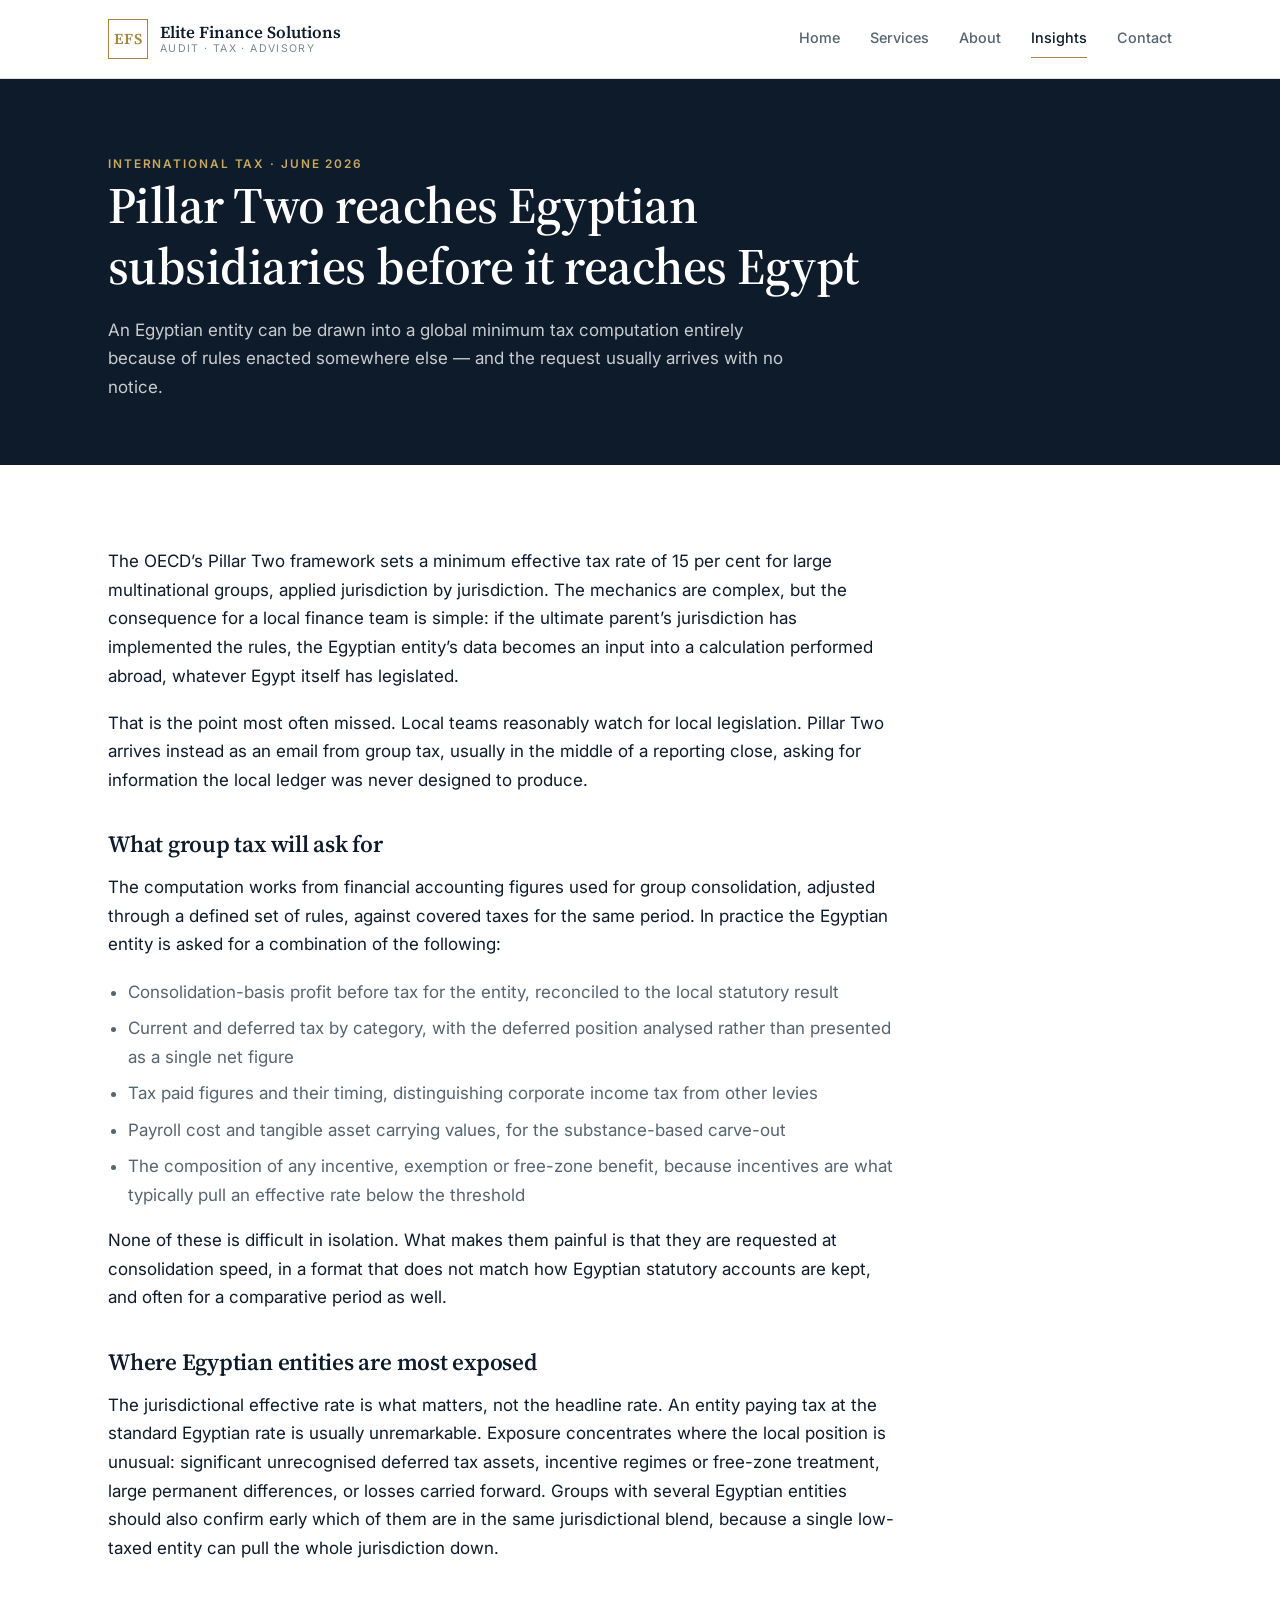
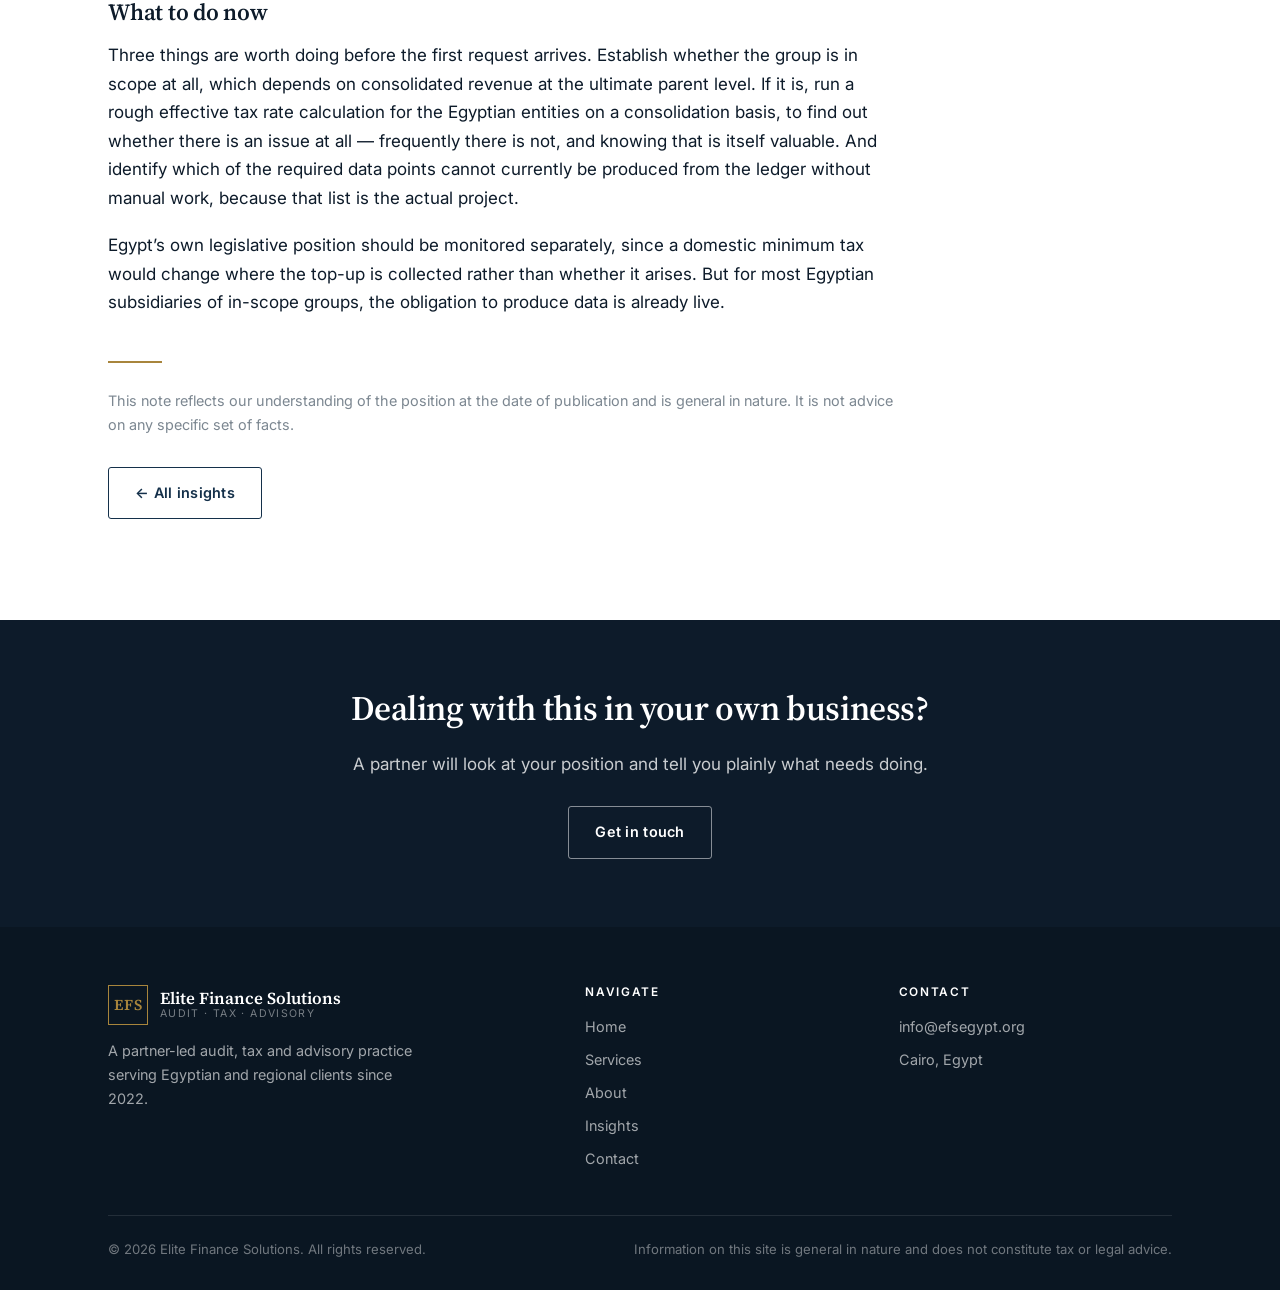
<file: efs-website-vercel/insight-pillar-two.html>
<!DOCTYPE html>
<html lang="en">
<head>
<meta charset="utf-8">
<meta name="viewport" content="width=device-width, initial-scale=1">
<title>Pillar Two reaches Egyptian subsidiaries before it reaches Egypt | Elite Finance Solutions</title>
<meta name="description" content="How an Egyptian entity gets pulled into a global minimum tax calculation because of rules enacted elsewhere, and what the local finance team should prepare.">
<link rel="canonical" href="https://www.efsegypt.org/insight-pillar-two.html">
<meta property="og:type" content="article">
<meta property="og:title" content="Pillar Two reaches Egyptian subsidiaries before it reaches Egypt | Elite Finance Solutions">
<meta property="og:description" content="How an Egyptian entity gets pulled into a global minimum tax calculation because of rules enacted elsewhere, and what the local finance team should prepare.">
<link rel="icon" href="assets/favicon.svg" type="image/svg+xml">
<link rel="preconnect" href="https://fonts.googleapis.com">
<link rel="preconnect" href="https://fonts.gstatic.com" crossorigin>
<link href="https://fonts.googleapis.com/css2?family=Inter:wght@400;500;600&family=Source+Serif+4:opsz,wght@8..60,400;8..60,600&display=swap" rel="stylesheet">
<link rel="stylesheet" href="assets/styles.css?v=20260904b">
</head>
<body>

<header class="site-header">
  <div class="wrap header-inner">
    <a class="brand" href="index.html">
      <span class="mark">EFS</span>
      <span class="brand-text">
        <span class="brand-name">Elite Finance Solutions</span>
        <span class="brand-sub">Audit &middot; Tax &middot; Advisory</span>
      </span>
    </a>
    <button class="nav-toggle" aria-label="Menu" aria-expanded="false"><span></span><span></span><span></span></button>
    <nav class="nav">
      <a href="index.html">Home</a>
      <a href="services.html">Services</a>
      <a href="about.html">About</a>
      <a href="insights.html" class="active">Insights</a>
      <a href="contact.html">Contact</a>
    </nav>
  </div>
</header>

<div class="page-hero">
  <div class="wrap narrow">
    <p class="eyebrow">International tax &middot; June 2026</p>
    <h1>Pillar Two reaches Egyptian subsidiaries before it reaches Egypt</h1>
    <p>An Egyptian entity can be drawn into a global minimum tax computation entirely because of rules enacted somewhere else &mdash; and the request usually arrives with no notice.</p>
  </div>
</div>

<section>
  <div class="wrap narrow article">

    <p>The OECD&rsquo;s Pillar Two framework sets a minimum effective tax rate of 15 per cent for large multinational groups, applied jurisdiction by jurisdiction. The mechanics are complex, but the consequence for a local finance team is simple: if the ultimate parent&rsquo;s jurisdiction has implemented the rules, the Egyptian entity&rsquo;s data becomes an input into a calculation performed abroad, whatever Egypt itself has legislated.</p>
    <p>That is the point most often missed. Local teams reasonably watch for local legislation. Pillar Two arrives instead as an email from group tax, usually in the middle of a reporting close, asking for information the local ledger was never designed to produce.</p>

    <h2>What group tax will ask for</h2>
    <p>The computation works from financial accounting figures used for group consolidation, adjusted through a defined set of rules, against covered taxes for the same period. In practice the Egyptian entity is asked for a combination of the following:</p>
    <ul>
      <li>Consolidation-basis profit before tax for the entity, reconciled to the local statutory result</li>
      <li>Current and deferred tax by category, with the deferred position analysed rather than presented as a single net figure</li>
      <li>Tax paid figures and their timing, distinguishing corporate income tax from other levies</li>
      <li>Payroll cost and tangible asset carrying values, for the substance-based carve-out</li>
      <li>The composition of any incentive, exemption or free-zone benefit, because incentives are what typically pull an effective rate below the threshold</li>
    </ul>
    <p>None of these is difficult in isolation. What makes them painful is that they are requested at consolidation speed, in a format that does not match how Egyptian statutory accounts are kept, and often for a comparative period as well.</p>

    <h2>Where Egyptian entities are most exposed</h2>
    <p>The jurisdictional effective rate is what matters, not the headline rate. An entity paying tax at the standard Egyptian rate is usually unremarkable. Exposure concentrates where the local position is unusual: significant unrecognised deferred tax assets, incentive regimes or free-zone treatment, large permanent differences, or losses carried forward. Groups with several Egyptian entities should also confirm early which of them are in the same jurisdictional blend, because a single low-taxed entity can pull the whole jurisdiction down.</p>

    <h2>What to do now</h2>
    <p>Three things are worth doing before the first request arrives. Establish whether the group is in scope at all, which depends on consolidated revenue at the ultimate parent level. If it is, run a rough effective tax rate calculation for the Egyptian entities on a consolidation basis, to find out whether there is an issue at all &mdash; frequently there is not, and knowing that is itself valuable. And identify which of the required data points cannot currently be produced from the ledger without manual work, because that list is the actual project.</p>
    <p>Egypt&rsquo;s own legislative position should be monitored separately, since a domestic minimum tax would change where the top-up is collected rather than whether it arises. But for most Egyptian subsidiaries of in-scope groups, the obligation to produce data is already live.</p>

    <hr class="rule" style="margin:44px 0 26px">
    <p style="font-size:0.9rem;color:#7c8791">This note reflects our understanding of the position at the date of publication and is general in nature. It is not advice on any specific set of facts.</p>
    <p style="margin-top:30px"><a class="btn btn-ghost" href="insights.html">&larr; All insights</a></p>
  </div>
</section>

<div class="cta-band">
  <div class="wrap">
    <h2>Dealing with this in your own business?</h2>
    <p>A partner will look at your position and tell you plainly what needs doing.</p>
    <a class="btn btn-light" href="contact.html">Get in touch</a>
  </div>
</div>

<footer class="site-footer">
  <div class="wrap">
    <div class="footer-grid">
      <div>
        <div class="brand" style="margin-bottom:14px">
          <span class="mark">EFS</span>
          <span class="brand-text">
            <span class="brand-name">Elite Finance Solutions</span>
            <span class="brand-sub">Audit &middot; Tax &middot; Advisory</span>
          </span>
        </div>
        <p style="max-width:34ch">A partner-led audit, tax and advisory practice serving Egyptian and regional clients since 2022.</p>
      </div>
      <div>
        <h4>Navigate</h4>
        <a href="index.html">Home</a>
        <a href="services.html">Services</a>
        <a href="about.html">About</a>
        <a href="insights.html">Insights</a>
        <a href="contact.html">Contact</a>
      </div>
      <div>
        <h4>Contact</h4>
        <a href="mailto:info@efsegypt.org">info@efsegypt.org</a>
        <span style="display:block;margin-bottom:9px">Cairo, Egypt</span>
      </div>
    </div>
    <div class="footer-bottom">
      <span>&copy; 2026 Elite Finance Solutions. All rights reserved.</span>
      <span>Information on this site is general in nature and does not constitute tax or legal advice.</span>
    </div>
  </div>
</footer>

<script src="assets/site.js?v=20260904b"></script>
</body>
</html>
</file>
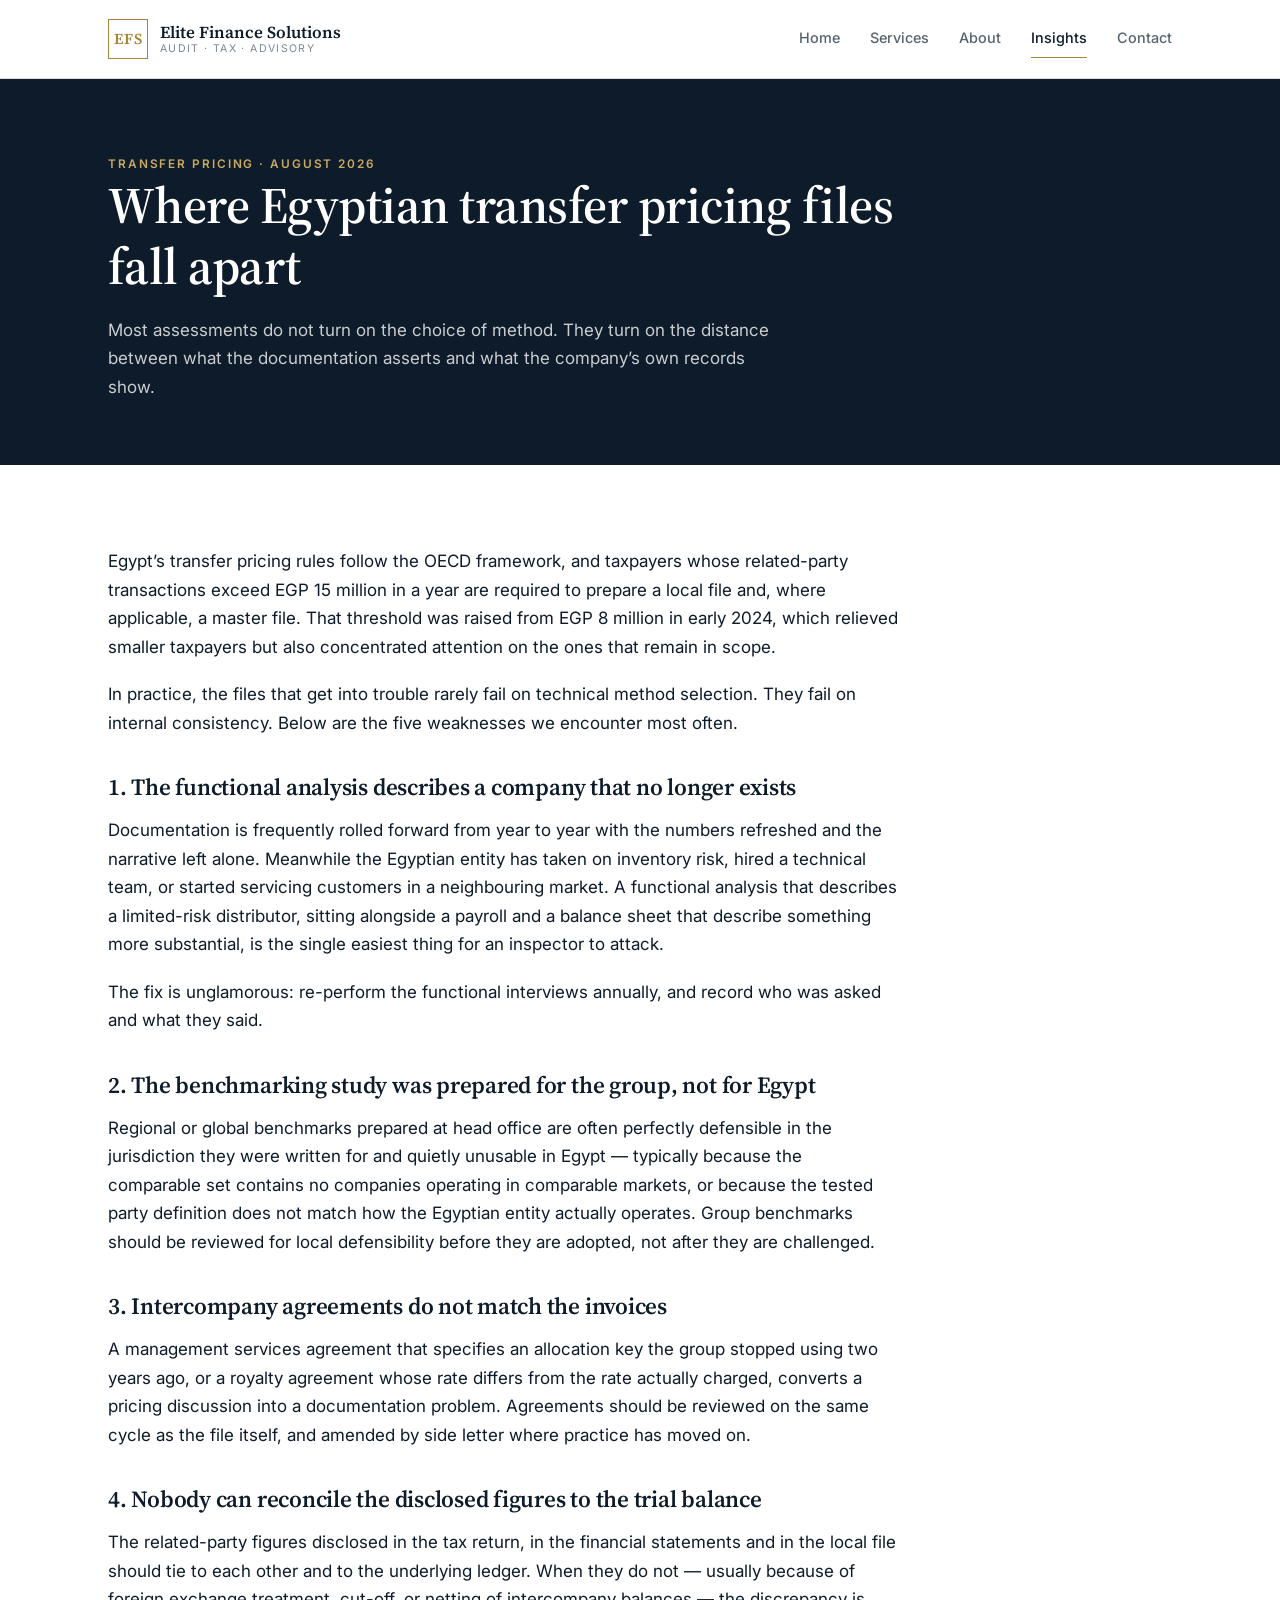
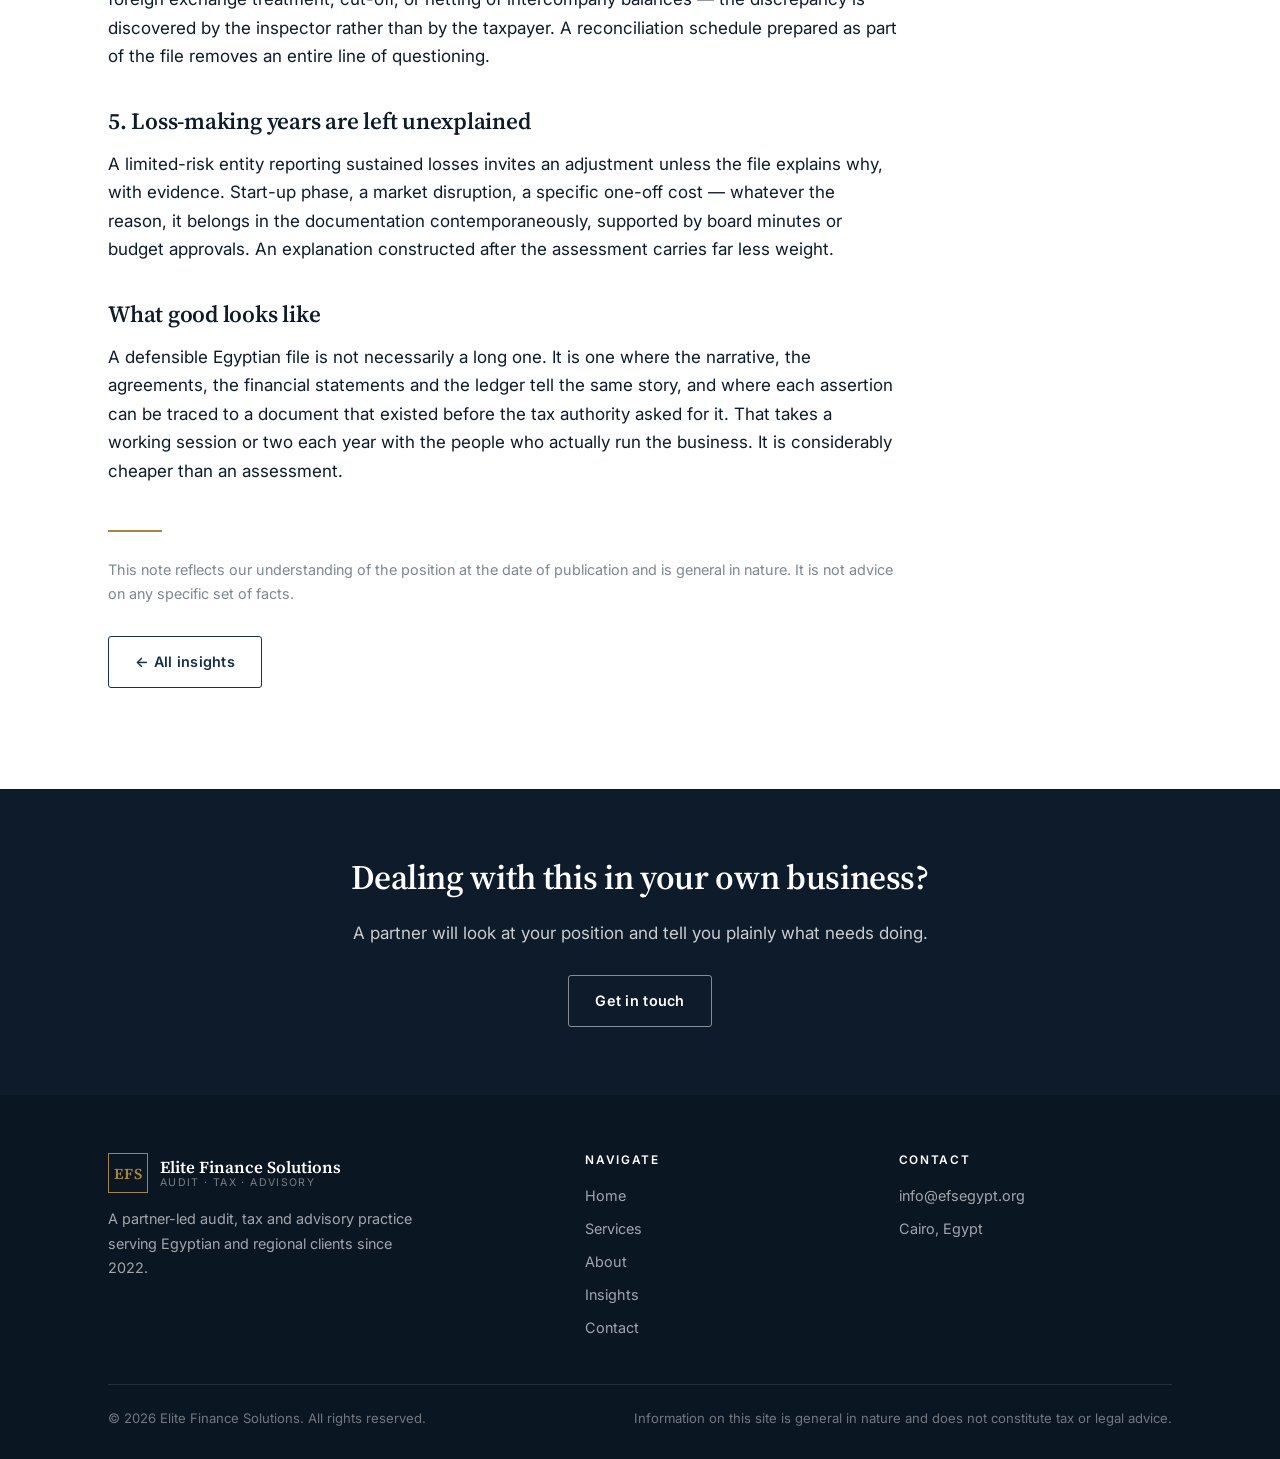
<file: efs-website-vercel/insight-transfer-pricing.html>
<!DOCTYPE html>
<html lang="en">
<head>
<meta charset="utf-8">
<meta name="viewport" content="width=device-width, initial-scale=1">
<title>Where Egyptian transfer pricing files fall apart | Elite Finance Solutions</title>
<meta name="description" content="Five recurring weaknesses in Egyptian transfer pricing documentation, and what to do about each before the tax authority finds them.">
<link rel="canonical" href="https://www.efsegypt.org/insight-transfer-pricing.html">
<meta property="og:type" content="article">
<meta property="og:title" content="Where Egyptian transfer pricing files fall apart | Elite Finance Solutions">
<meta property="og:description" content="Five recurring weaknesses in Egyptian transfer pricing documentation, and what to do about each before the tax authority finds them.">
<link rel="icon" href="assets/favicon.svg" type="image/svg+xml">
<link rel="preconnect" href="https://fonts.googleapis.com">
<link rel="preconnect" href="https://fonts.gstatic.com" crossorigin>
<link href="https://fonts.googleapis.com/css2?family=Inter:wght@400;500;600&family=Source+Serif+4:opsz,wght@8..60,400;8..60,600&display=swap" rel="stylesheet">
<link rel="stylesheet" href="assets/styles.css?v=20260904b">
</head>
<body>

<header class="site-header">
  <div class="wrap header-inner">
    <a class="brand" href="index.html">
      <span class="mark">EFS</span>
      <span class="brand-text">
        <span class="brand-name">Elite Finance Solutions</span>
        <span class="brand-sub">Audit &middot; Tax &middot; Advisory</span>
      </span>
    </a>
    <button class="nav-toggle" aria-label="Menu" aria-expanded="false"><span></span><span></span><span></span></button>
    <nav class="nav">
      <a href="index.html">Home</a>
      <a href="services.html">Services</a>
      <a href="about.html">About</a>
      <a href="insights.html" class="active">Insights</a>
      <a href="contact.html">Contact</a>
    </nav>
  </div>
</header>

<div class="page-hero">
  <div class="wrap narrow">
    <p class="eyebrow">Transfer pricing &middot; August 2026</p>
    <h1>Where Egyptian transfer pricing files fall apart</h1>
    <p>Most assessments do not turn on the choice of method. They turn on the distance between what the documentation asserts and what the company&rsquo;s own records show.</p>
  </div>
</div>

<section>
  <div class="wrap narrow article">

    <p>Egypt&rsquo;s transfer pricing rules follow the OECD framework, and taxpayers whose related-party transactions exceed EGP 15 million in a year are required to prepare a local file and, where applicable, a master file. That threshold was raised from EGP 8 million in early 2024, which relieved smaller taxpayers but also concentrated attention on the ones that remain in scope.</p>
    <p>In practice, the files that get into trouble rarely fail on technical method selection. They fail on internal consistency. Below are the five weaknesses we encounter most often.</p>

    <h2>1. The functional analysis describes a company that no longer exists</h2>
    <p>Documentation is frequently rolled forward from year to year with the numbers refreshed and the narrative left alone. Meanwhile the Egyptian entity has taken on inventory risk, hired a technical team, or started servicing customers in a neighbouring market. A functional analysis that describes a limited-risk distributor, sitting alongside a payroll and a balance sheet that describe something more substantial, is the single easiest thing for an inspector to attack.</p>
    <p>The fix is unglamorous: re-perform the functional interviews annually, and record who was asked and what they said.</p>

    <h2>2. The benchmarking study was prepared for the group, not for Egypt</h2>
    <p>Regional or global benchmarks prepared at head office are often perfectly defensible in the jurisdiction they were written for and quietly unusable in Egypt &mdash; typically because the comparable set contains no companies operating in comparable markets, or because the tested party definition does not match how the Egyptian entity actually operates. Group benchmarks should be reviewed for local defensibility before they are adopted, not after they are challenged.</p>

    <h2>3. Intercompany agreements do not match the invoices</h2>
    <p>A management services agreement that specifies an allocation key the group stopped using two years ago, or a royalty agreement whose rate differs from the rate actually charged, converts a pricing discussion into a documentation problem. Agreements should be reviewed on the same cycle as the file itself, and amended by side letter where practice has moved on.</p>

    <h2>4. Nobody can reconcile the disclosed figures to the trial balance</h2>
    <p>The related-party figures disclosed in the tax return, in the financial statements and in the local file should tie to each other and to the underlying ledger. When they do not &mdash; usually because of foreign exchange treatment, cut-off, or netting of intercompany balances &mdash; the discrepancy is discovered by the inspector rather than by the taxpayer. A reconciliation schedule prepared as part of the file removes an entire line of questioning.</p>

    <h2>5. Loss-making years are left unexplained</h2>
    <p>A limited-risk entity reporting sustained losses invites an adjustment unless the file explains why, with evidence. Start-up phase, a market disruption, a specific one-off cost &mdash; whatever the reason, it belongs in the documentation contemporaneously, supported by board minutes or budget approvals. An explanation constructed after the assessment carries far less weight.</p>

    <h2>What good looks like</h2>
    <p>A defensible Egyptian file is not necessarily a long one. It is one where the narrative, the agreements, the financial statements and the ledger tell the same story, and where each assertion can be traced to a document that existed before the tax authority asked for it. That takes a working session or two each year with the people who actually run the business. It is considerably cheaper than an assessment.</p>

    <hr class="rule" style="margin:44px 0 26px">
    <p style="font-size:0.9rem;color:#7c8791">This note reflects our understanding of the position at the date of publication and is general in nature. It is not advice on any specific set of facts.</p>
    <p style="margin-top:30px"><a class="btn btn-ghost" href="insights.html">&larr; All insights</a></p>
  </div>
</section>

<div class="cta-band">
  <div class="wrap">
    <h2>Dealing with this in your own business?</h2>
    <p>A partner will look at your position and tell you plainly what needs doing.</p>
    <a class="btn btn-light" href="contact.html">Get in touch</a>
  </div>
</div>

<footer class="site-footer">
  <div class="wrap">
    <div class="footer-grid">
      <div>
        <div class="brand" style="margin-bottom:14px">
          <span class="mark">EFS</span>
          <span class="brand-text">
            <span class="brand-name">Elite Finance Solutions</span>
            <span class="brand-sub">Audit &middot; Tax &middot; Advisory</span>
          </span>
        </div>
        <p style="max-width:34ch">A partner-led audit, tax and advisory practice serving Egyptian and regional clients since 2022.</p>
      </div>
      <div>
        <h4>Navigate</h4>
        <a href="index.html">Home</a>
        <a href="services.html">Services</a>
        <a href="about.html">About</a>
        <a href="insights.html">Insights</a>
        <a href="contact.html">Contact</a>
      </div>
      <div>
        <h4>Contact</h4>
        <a href="mailto:info@efsegypt.org">info@efsegypt.org</a>
        <span style="display:block;margin-bottom:9px">Cairo, Egypt</span>
      </div>
    </div>
    <div class="footer-bottom">
      <span>&copy; 2026 Elite Finance Solutions. All rights reserved.</span>
      <span>Information on this site is general in nature and does not constitute tax or legal advice.</span>
    </div>
  </div>
</footer>

<script src="assets/site.js?v=20260904b"></script>
</body>
</html>
</file>
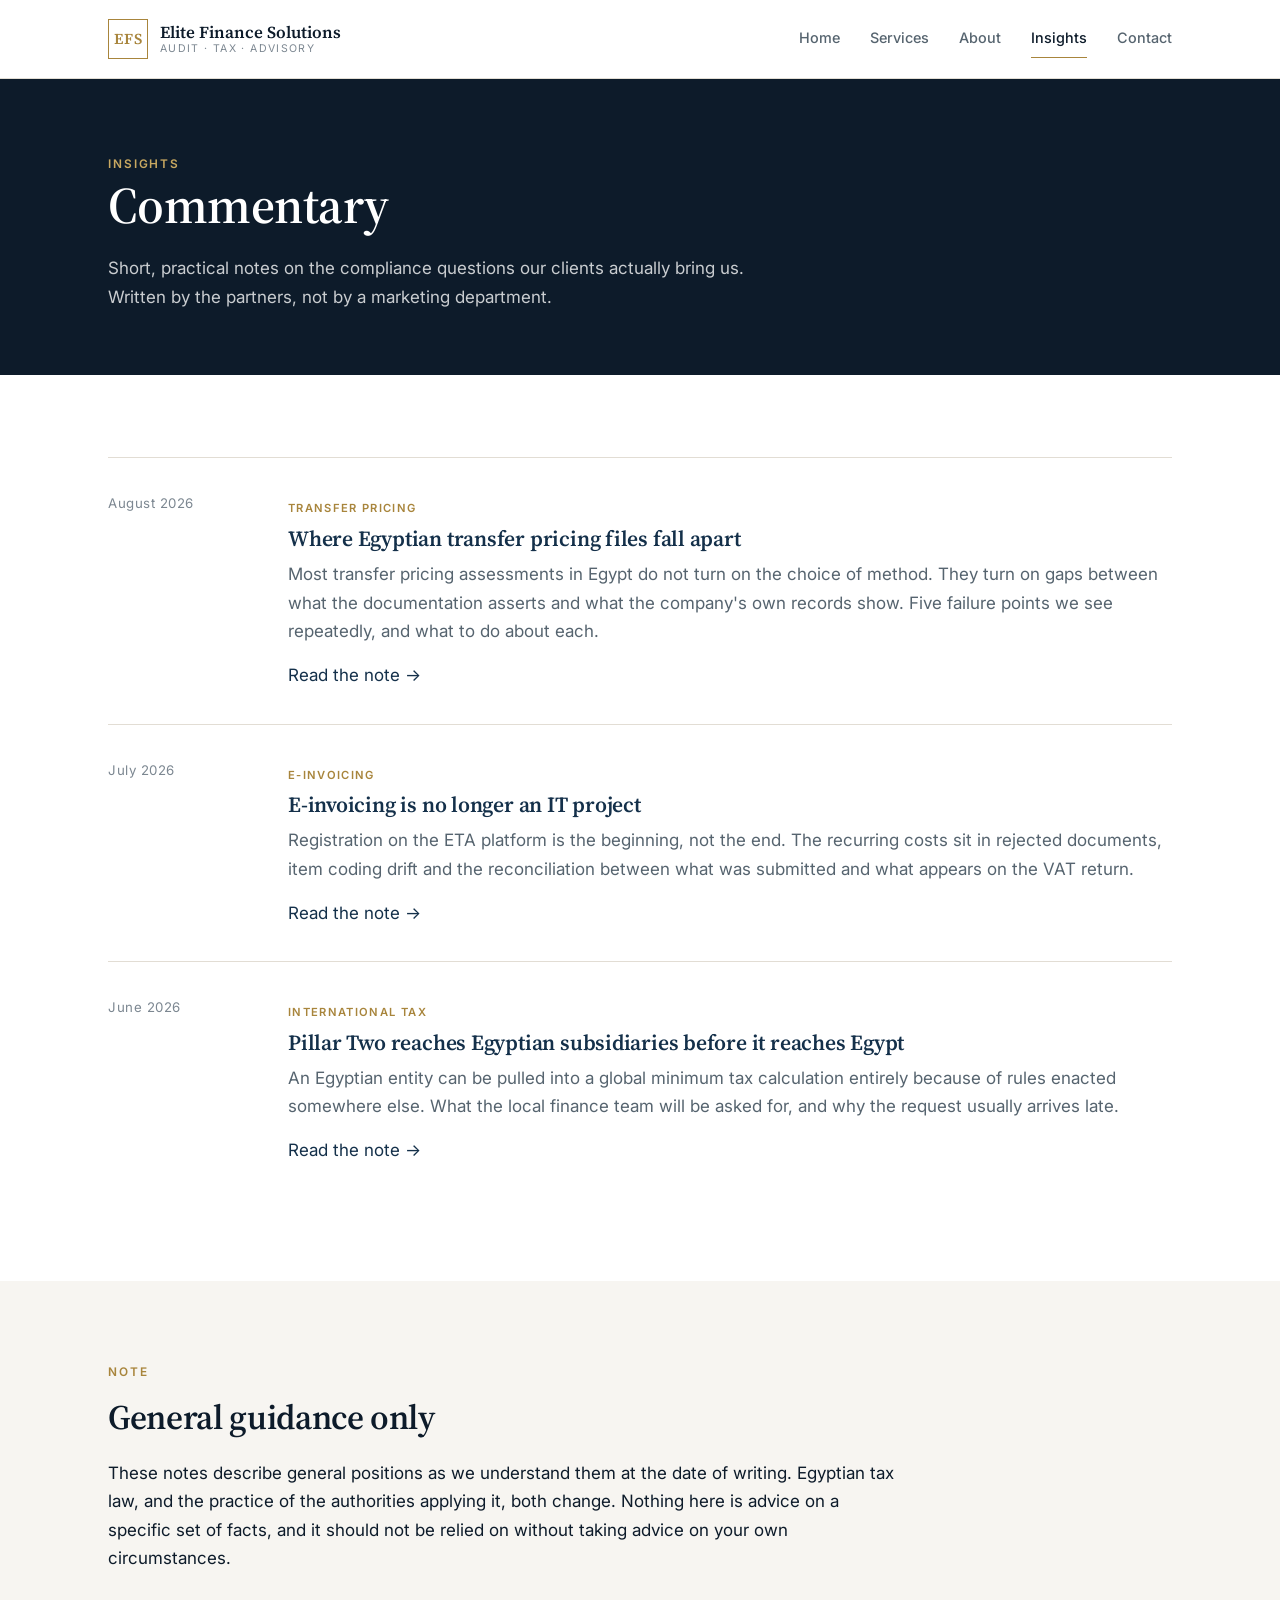
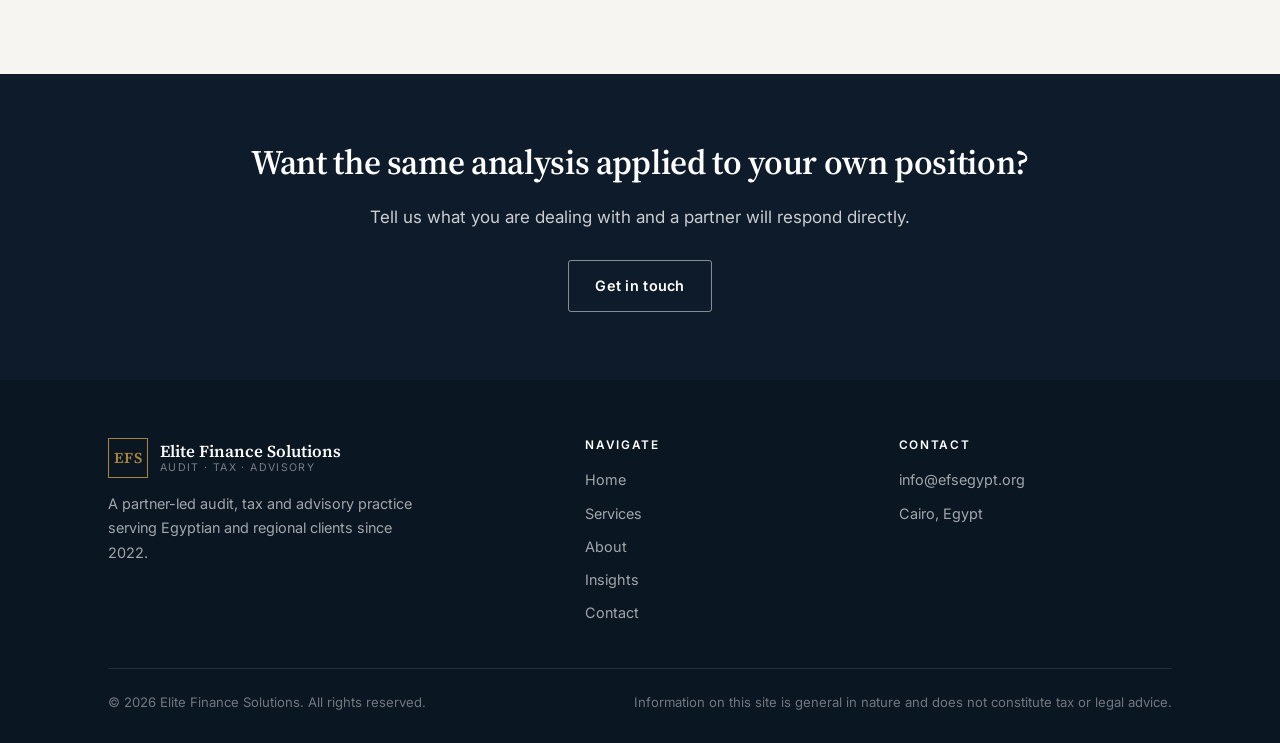
<file: efs-website-vercel/insights.html>
<!DOCTYPE html>
<html lang="en">
<head>
<meta charset="utf-8">
<meta name="viewport" content="width=device-width, initial-scale=1">
<title>Insights | Elite Finance Solutions</title>
<meta name="description" content="Practical commentary from Elite Finance Solutions on Egyptian tax compliance, e-invoicing, transfer pricing documentation and OECD Pillar Two readiness.">
<link rel="canonical" href="https://www.efsegypt.org/insights.html">
<meta property="og:type" content="website">
<meta property="og:title" content="Insights | Elite Finance Solutions">
<meta property="og:description" content="Commentary on Egyptian tax compliance, e-invoicing, transfer pricing and Pillar Two readiness.">
<link rel="icon" href="assets/favicon.svg" type="image/svg+xml">
<link rel="preconnect" href="https://fonts.googleapis.com">
<link rel="preconnect" href="https://fonts.gstatic.com" crossorigin>
<link href="https://fonts.googleapis.com/css2?family=Inter:wght@400;500;600&family=Source+Serif+4:opsz,wght@8..60,400;8..60,600&display=swap" rel="stylesheet">
<link rel="stylesheet" href="assets/styles.css?v=20260904b">
</head>
<body>

<header class="site-header">
  <div class="wrap header-inner">
    <a class="brand" href="index.html">
      <span class="mark">EFS</span>
      <span class="brand-text">
        <span class="brand-name">Elite Finance Solutions</span>
        <span class="brand-sub">Audit &middot; Tax &middot; Advisory</span>
      </span>
    </a>
    <button class="nav-toggle" aria-label="Menu" aria-expanded="false"><span></span><span></span><span></span></button>
    <nav class="nav">
      <a href="index.html">Home</a>
      <a href="services.html">Services</a>
      <a href="about.html">About</a>
      <a href="insights.html" class="active">Insights</a>
      <a href="contact.html">Contact</a>
    </nav>
  </div>
</header>

<div class="page-hero">
  <div class="wrap">
    <p class="eyebrow">Insights</p>
    <h1>Commentary</h1>
    <p>Short, practical notes on the compliance questions our clients actually bring us. Written by the partners, not by a marketing department.</p>
  </div>
</div>

<section>
  <div class="wrap">

    <article class="post">
      <div class="meta">August 2026</div>
      <div>
        <span class="tag">Transfer pricing</span>
        <h3><a href="insight-transfer-pricing.html">Where Egyptian transfer pricing files fall apart</a></h3>
        <p>Most transfer pricing assessments in Egypt do not turn on the choice of method. They turn on gaps between what the documentation asserts and what the company's own records show. Five failure points we see repeatedly, and what to do about each.</p>
        <a href="insight-transfer-pricing.html">Read the note &rarr;</a>
      </div>
    </article>

    <article class="post">
      <div class="meta">July 2026</div>
      <div>
        <span class="tag">E-invoicing</span>
        <h3><a href="insight-e-invoicing.html">E-invoicing is no longer an IT project</a></h3>
        <p>Registration on the ETA platform is the beginning, not the end. The recurring costs sit in rejected documents, item coding drift and the reconciliation between what was submitted and what appears on the VAT return.</p>
        <a href="insight-e-invoicing.html">Read the note &rarr;</a>
      </div>
    </article>

    <article class="post">
      <div class="meta">June 2026</div>
      <div>
        <span class="tag">International tax</span>
        <h3><a href="insight-pillar-two.html">Pillar Two reaches Egyptian subsidiaries before it reaches Egypt</a></h3>
        <p>An Egyptian entity can be pulled into a global minimum tax calculation entirely because of rules enacted somewhere else. What the local finance team will be asked for, and why the request usually arrives late.</p>
        <a href="insight-pillar-two.html">Read the note &rarr;</a>
      </div>
    </article>

  </div>
</section>

<section class="bg-sand">
  <div class="wrap narrow">
    <p class="eyebrow">Note</p>
    <h2>General guidance only</h2>
    <p>These notes describe general positions as we understand them at the date of writing. Egyptian tax law, and the practice of the authorities applying it, both change. Nothing here is advice on a specific set of facts, and it should not be relied on without taking advice on your own circumstances.</p>
  </div>
</section>

<div class="cta-band">
  <div class="wrap">
    <h2>Want the same analysis applied to your own position?</h2>
    <p>Tell us what you are dealing with and a partner will respond directly.</p>
    <a class="btn btn-light" href="contact.html">Get in touch</a>
  </div>
</div>

<footer class="site-footer">
  <div class="wrap">
    <div class="footer-grid">
      <div>
        <div class="brand" style="margin-bottom:14px">
          <span class="mark">EFS</span>
          <span class="brand-text">
            <span class="brand-name">Elite Finance Solutions</span>
            <span class="brand-sub">Audit &middot; Tax &middot; Advisory</span>
          </span>
        </div>
        <p style="max-width:34ch">A partner-led audit, tax and advisory practice serving Egyptian and regional clients since 2022.</p>
      </div>
      <div>
        <h4>Navigate</h4>
        <a href="index.html">Home</a>
        <a href="services.html">Services</a>
        <a href="about.html">About</a>
        <a href="insights.html">Insights</a>
        <a href="contact.html">Contact</a>
      </div>
      <div>
        <h4>Contact</h4>
        <a href="mailto:info@efsegypt.org">info@efsegypt.org</a>
        <span style="display:block;margin-bottom:9px">Cairo, Egypt</span>
      </div>
    </div>
    <div class="footer-bottom">
      <span>&copy; 2026 Elite Finance Solutions. All rights reserved.</span>
      <span>Information on this site is general in nature and does not constitute tax or legal advice.</span>
    </div>
  </div>
</footer>

<script src="assets/site.js?v=20260904b"></script>
</body>
</html>
</file>
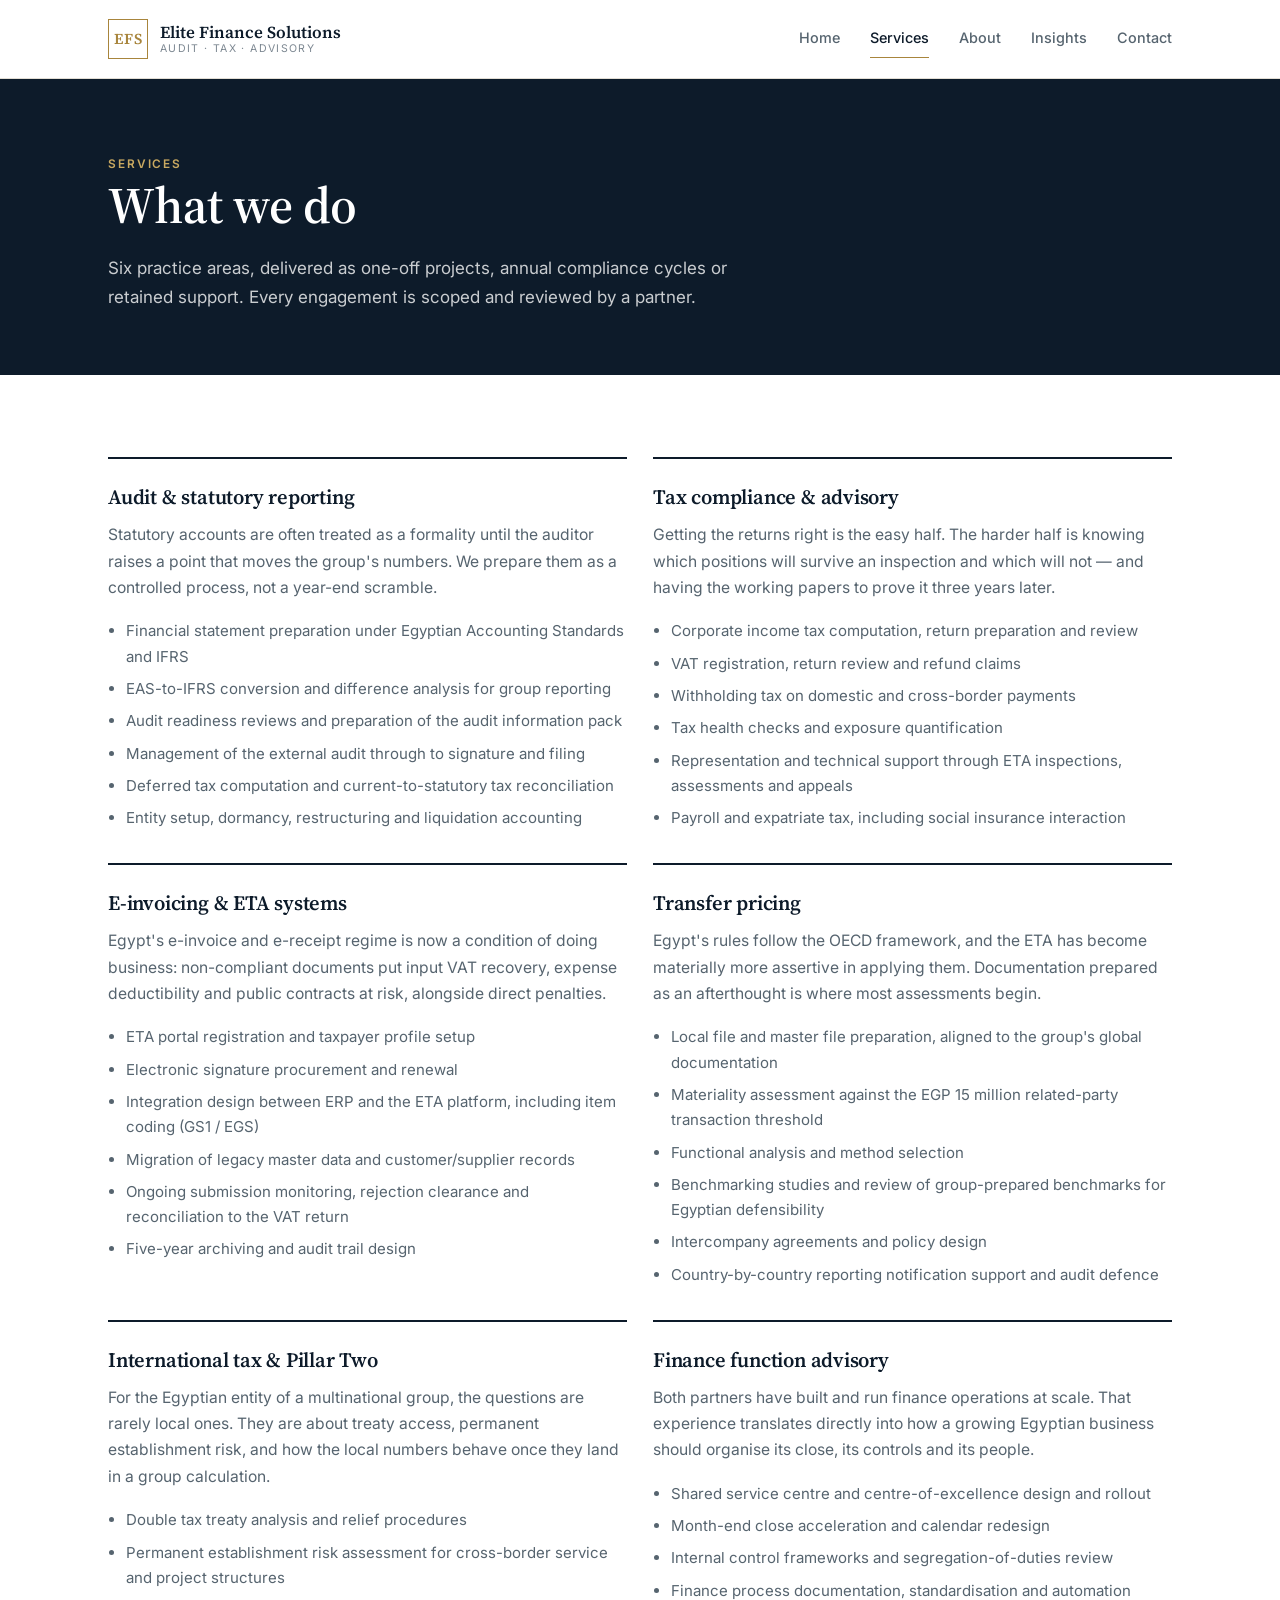
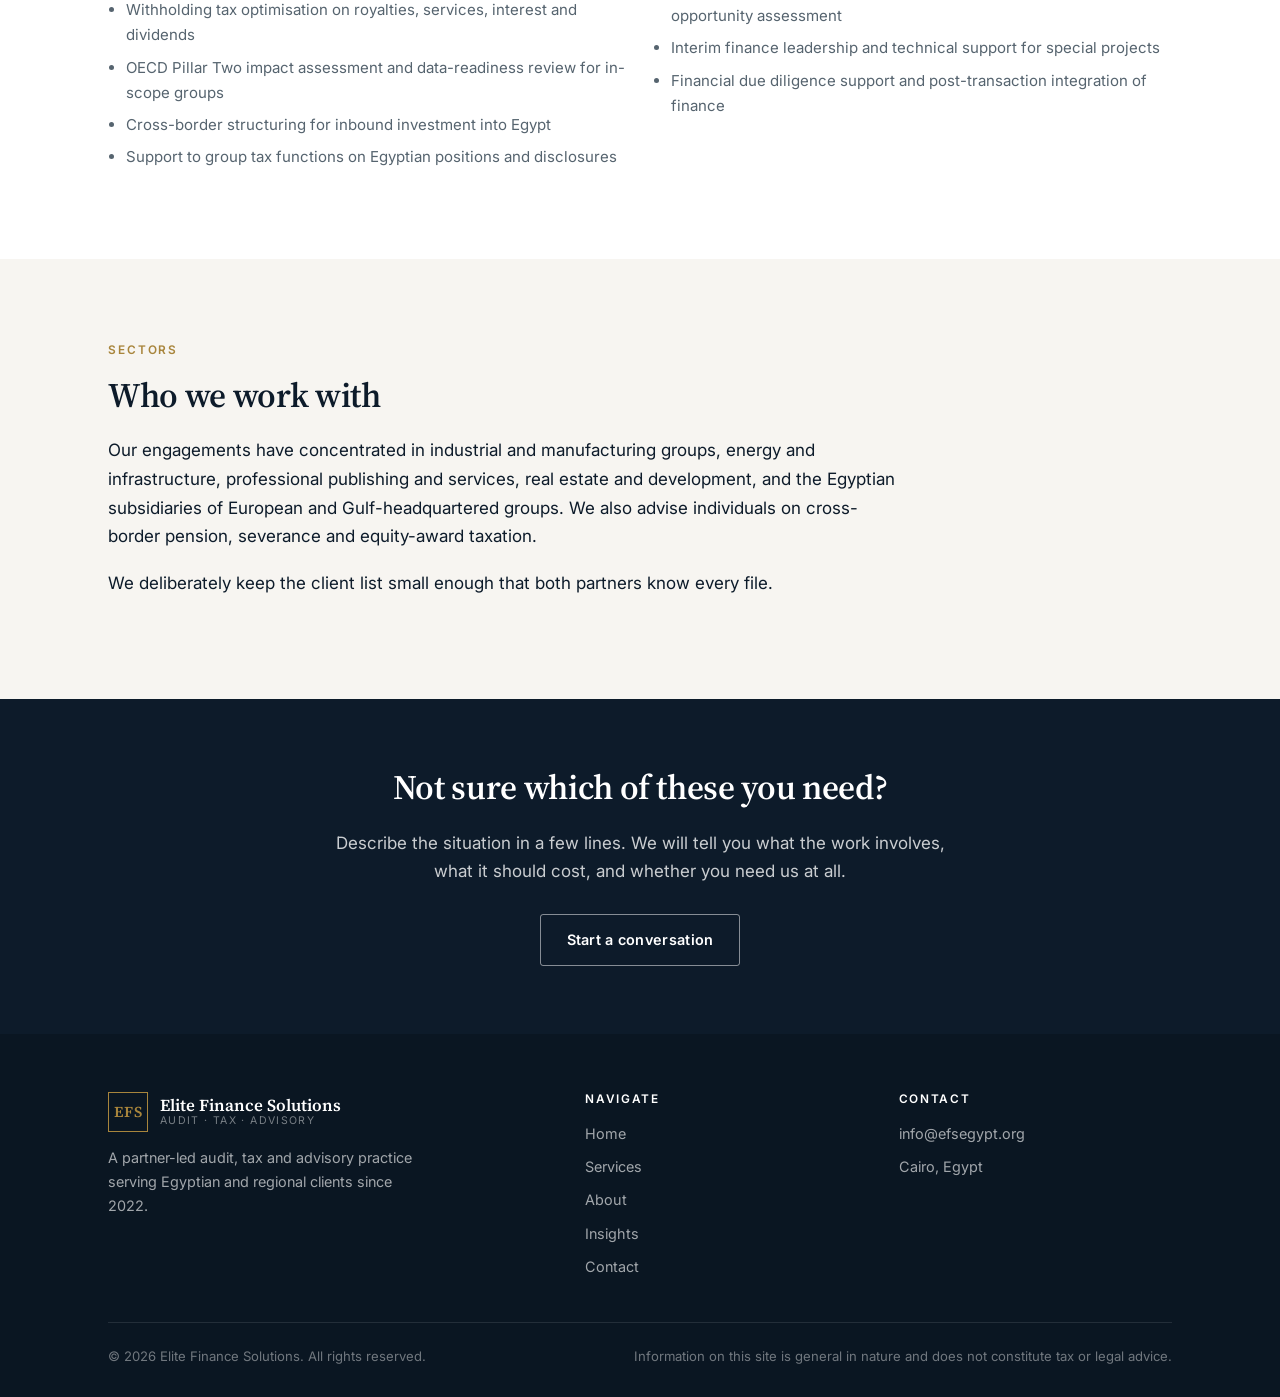
<file: efs-website-vercel/services.html>
<!DOCTYPE html>
<html lang="en">
<head>
<meta charset="utf-8">
<meta name="viewport" content="width=device-width, initial-scale=1">
<title>Services | Elite Finance Solutions</title>
<meta name="description" content="Tax compliance and advisory, e-invoicing and ETA systems, transfer pricing, statutory reporting and audit support, international tax and Pillar Two, and finance function advisory for Egyptian and regional clients.">
<link rel="canonical" href="https://www.efsegypt.org/services.html">
<meta property="og:type" content="website">
<meta property="og:title" content="Services | Elite Finance Solutions">
<meta property="og:description" content="Partner-led tax, statutory reporting, transfer pricing and finance function advisory in Egypt.">
<link rel="icon" href="assets/favicon.svg" type="image/svg+xml">
<link rel="preconnect" href="https://fonts.googleapis.com">
<link rel="preconnect" href="https://fonts.gstatic.com" crossorigin>
<link href="https://fonts.googleapis.com/css2?family=Inter:wght@400;500;600&family=Source+Serif+4:opsz,wght@8..60,400;8..60,600&display=swap" rel="stylesheet">
<link rel="stylesheet" href="assets/styles.css?v=20260904b">
</head>
<body>

<header class="site-header">
  <div class="wrap header-inner">
    <a class="brand" href="index.html">
      <span class="mark">EFS</span>
      <span class="brand-text">
        <span class="brand-name">Elite Finance Solutions</span>
        <span class="brand-sub">Audit &middot; Tax &middot; Advisory</span>
      </span>
    </a>
    <button class="nav-toggle" aria-label="Menu" aria-expanded="false"><span></span><span></span><span></span></button>
    <nav class="nav">
      <a href="index.html">Home</a>
      <a href="services.html" class="active">Services</a>
      <a href="about.html">About</a>
      <a href="insights.html">Insights</a>
      <a href="contact.html">Contact</a>
    </nav>
  </div>
</header>

<div class="page-hero">
  <div class="wrap">
    <p class="eyebrow">Services</p>
    <h1>What we do</h1>
    <p>Six practice areas, delivered as one-off projects, annual compliance cycles or retained support. Every engagement is scoped and reviewed by a partner.</p>
  </div>
</div>

<section>
  <div class="wrap">
    <div class="grid grid-2">
      <div class="service">
        <h3>Audit &amp; statutory reporting</h3>
        <p>Statutory accounts are often treated as a formality until the auditor raises a point that moves the group's numbers. We prepare them as a controlled process, not a year-end scramble.</p>
        <ul>
          <li>Financial statement preparation under Egyptian Accounting Standards and IFRS</li>
          <li>EAS-to-IFRS conversion and difference analysis for group reporting</li>
          <li>Audit readiness reviews and preparation of the audit information pack</li>
          <li>Management of the external audit through to signature and filing</li>
          <li>Deferred tax computation and current-to-statutory tax reconciliation</li>
          <li>Entity setup, dormancy, restructuring and liquidation accounting</li>
        </ul>
      </div>

      <div class="service">
        <h3>Tax compliance &amp; advisory</h3>
        <p>Getting the returns right is the easy half. The harder half is knowing which positions will survive an inspection and which will not &mdash; and having the working papers to prove it three years later.</p>
        <ul>
          <li>Corporate income tax computation, return preparation and review</li>
          <li>VAT registration, return review and refund claims</li>
          <li>Withholding tax on domestic and cross-border payments</li>
          <li>Tax health checks and exposure quantification</li>
          <li>Representation and technical support through ETA inspections, assessments and appeals</li>
          <li>Payroll and expatriate tax, including social insurance interaction</li>
        </ul>
      </div>

      <div class="service">
        <h3>E-invoicing &amp; ETA systems</h3>
        <p>Egypt's e-invoice and e-receipt regime is now a condition of doing business: non-compliant documents put input VAT recovery, expense deductibility and public contracts at risk, alongside direct penalties.</p>
        <ul>
          <li>ETA portal registration and taxpayer profile setup</li>
          <li>Electronic signature procurement and renewal</li>
          <li>Integration design between ERP and the ETA platform, including item coding (GS1 / EGS)</li>
          <li>Migration of legacy master data and customer/supplier records</li>
          <li>Ongoing submission monitoring, rejection clearance and reconciliation to the VAT return</li>
          <li>Five-year archiving and audit trail design</li>
        </ul>
      </div>

      <div class="service">
        <h3>Transfer pricing</h3>
        <p>Egypt's rules follow the OECD framework, and the ETA has become materially more assertive in applying them. Documentation prepared as an afterthought is where most assessments begin.</p>
        <ul>
          <li>Local file and master file preparation, aligned to the group's global documentation</li>
          <li>Materiality assessment against the EGP 15 million related-party transaction threshold</li>
          <li>Functional analysis and method selection</li>
          <li>Benchmarking studies and review of group-prepared benchmarks for Egyptian defensibility</li>
          <li>Intercompany agreements and policy design</li>
          <li>Country-by-country reporting notification support and audit defence</li>
        </ul>
      </div>

      <div class="service">
        <h3>International tax &amp; Pillar Two</h3>
        <p>For the Egyptian entity of a multinational group, the questions are rarely local ones. They are about treaty access, permanent establishment risk, and how the local numbers behave once they land in a group calculation.</p>
        <ul>
          <li>Double tax treaty analysis and relief procedures</li>
          <li>Permanent establishment risk assessment for cross-border service and project structures</li>
          <li>Withholding tax optimisation on royalties, services, interest and dividends</li>
          <li>OECD Pillar Two impact assessment and data-readiness review for in-scope groups</li>
          <li>Cross-border structuring for inbound investment into Egypt</li>
          <li>Support to group tax functions on Egyptian positions and disclosures</li>
        </ul>
      </div>

      <div class="service">
        <h3>Finance function advisory</h3>
        <p>Both partners have built and run finance operations at scale. That experience translates directly into how a growing Egyptian business should organise its close, its controls and its people.</p>
        <ul>
          <li>Shared service centre and centre-of-excellence design and rollout</li>
          <li>Month-end close acceleration and calendar redesign</li>
          <li>Internal control frameworks and segregation-of-duties review</li>
          <li>Finance process documentation, standardisation and automation opportunity assessment</li>
          <li>Interim finance leadership and technical support for special projects</li>
          <li>Financial due diligence support and post-transaction integration of finance</li>
        </ul>
      </div>
    </div>
  </div>
</section>

<section class="bg-sand">
  <div class="wrap narrow">
    <p class="eyebrow">Sectors</p>
    <h2>Who we work with</h2>
    <p>Our engagements have concentrated in industrial and manufacturing groups, energy and infrastructure, professional publishing and services, real estate and development, and the Egyptian subsidiaries of European and Gulf-headquartered groups. We also advise individuals on cross-border pension, severance and equity-award taxation.</p>
    <p>We deliberately keep the client list small enough that both partners know every file.</p>
  </div>
</section>

<div class="cta-band">
  <div class="wrap">
    <h2>Not sure which of these you need?</h2>
    <p>Describe the situation in a few lines. We will tell you what the work involves, what it should cost, and whether you need us at all.</p>
    <a class="btn btn-light" href="contact.html">Start a conversation</a>
  </div>
</div>

<footer class="site-footer">
  <div class="wrap">
    <div class="footer-grid">
      <div>
        <div class="brand" style="margin-bottom:14px">
          <span class="mark">EFS</span>
          <span class="brand-text">
            <span class="brand-name">Elite Finance Solutions</span>
            <span class="brand-sub">Audit &middot; Tax &middot; Advisory</span>
          </span>
        </div>
        <p style="max-width:34ch">A partner-led audit, tax and advisory practice serving Egyptian and regional clients since 2022.</p>
      </div>
      <div>
        <h4>Navigate</h4>
        <a href="index.html">Home</a>
        <a href="services.html">Services</a>
        <a href="about.html">About</a>
        <a href="insights.html">Insights</a>
        <a href="contact.html">Contact</a>
      </div>
      <div>
        <h4>Contact</h4>
        <a href="mailto:info@efsegypt.org">info@efsegypt.org</a>
        <span style="display:block;margin-bottom:9px">Cairo, Egypt</span>
      </div>
    </div>
    <div class="footer-bottom">
      <span>&copy; 2026 Elite Finance Solutions. All rights reserved.</span>
      <span>Information on this site is general in nature and does not constitute tax or legal advice.</span>
    </div>
  </div>
</footer>

<script src="assets/site.js?v=20260904b"></script>
</body>
</html>
</file>
<file: efs-website-vercel/assets/styles.css>
/* Elite Finance Solutions — site styles */

:root {
  --ink: #0d1b2a;
  --navy: #14304a;
  --slate: #56646f;
  --muted: #7c8791;
  --gold: #a8853c;
  --gold-soft: #c9a961;
  --paper: #ffffff;
  --sand: #f7f5f1;
  --sand-deep: #efeae1;
  --line: #e2ddd4;
  --maxw: 1120px;
  --radius: 3px;
  color-scheme: light;
}

*, *::before, *::after { box-sizing: border-box; }

html { scroll-behavior: smooth; }

body {
  margin: 0;
  background: var(--paper);
  color: var(--ink);
  font-family: "Inter", -apple-system, BlinkMacSystemFont, "Segoe UI", Roboto, Helvetica, Arial, sans-serif;
  font-size: 17px;
  line-height: 1.68;
  -webkit-font-smoothing: antialiased;
}

img { max-width: 100%; display: block; }

h1, h2, h3, h4 {
  font-family: "Source Serif 4", Georgia, "Times New Roman", serif;
  color: var(--ink);
  font-weight: 600;
  line-height: 1.2;
  letter-spacing: -0.01em;
  margin: 0 0 0.6em;
}

h1 { font-size: clamp(2.1rem, 4.6vw, 3.2rem); }
h2 { font-size: clamp(1.6rem, 3vw, 2.15rem); }
h3 { font-size: 1.2rem; }

p { margin: 0 0 1.1em; }

a { color: var(--navy); text-decoration: none; }
a:hover { color: var(--gold); }

.wrap { max-width: var(--maxw); margin: 0 auto; padding: 0 28px; }
/* Keeps the prose column aligned with the left edge of the main container
   rather than re-centring it, so sections line up down the page. */
.narrow > * { max-width: 790px; }

.eyebrow {
  font-size: 0.74rem;
  letter-spacing: 0.16em;
  text-transform: uppercase;
  color: var(--gold);
  font-weight: 600;
  margin-bottom: 14px;
}

.rule { width: 54px; height: 2px; background: var(--gold); margin: 0 0 26px; border: 0; }

/* ---------- Header ---------- */

.site-header {
  position: sticky;
  top: 0;
  z-index: 50;
  background: rgba(255, 255, 255, 0.96);
  backdrop-filter: saturate(180%) blur(8px);
  border-bottom: 1px solid var(--line);
}

.header-inner {
  display: flex;
  align-items: center;
  justify-content: space-between;
  gap: 24px;
  height: 78px;
}

.brand { display: flex; align-items: center; gap: 12px; }

.mark {
  width: 40px; height: 40px;
  border: 1.5px solid var(--gold);
  display: grid; place-items: center;
  font-family: "Source Serif 4", Georgia, serif;
  font-size: 0.95rem;
  font-weight: 600;
  letter-spacing: 0.04em;
  color: var(--gold);
  flex: none;
}

.brand-text { display: flex; flex-direction: column; line-height: 1.15; }
.brand-name {
  font-family: "Source Serif 4", Georgia, serif;
  font-size: 1.05rem;
  font-weight: 600;
  color: var(--ink);
}
.brand-sub {
  font-size: 0.66rem;
  letter-spacing: 0.13em;
  text-transform: uppercase;
  color: var(--muted);
}

.nav { display: flex; align-items: center; gap: 30px; }
.nav a {
  font-size: 0.9rem;
  color: var(--slate);
  font-weight: 500;
  padding: 6px 0;
  border-bottom: 1.5px solid transparent;
}
.nav a:hover, .nav a.active { color: var(--ink); border-bottom-color: var(--gold); }

.nav-toggle {
  display: none;
  background: none;
  border: 1px solid var(--line);
  border-radius: var(--radius);
  padding: 9px 11px;
  cursor: pointer;
}
.nav-toggle span {
  display: block; width: 20px; height: 1.5px; background: var(--ink); margin: 4px 0;
}

/* ---------- Buttons ---------- */

.btn {
  display: inline-block;
  padding: 13px 26px;
  font-size: 0.9rem;
  font-weight: 600;
  letter-spacing: 0.02em;
  border-radius: var(--radius);
  border: 1.5px solid var(--navy);
  background: var(--navy);
  color: #fff;
  transition: background .18s ease, color .18s ease, border-color .18s ease;
}
.btn:hover { background: var(--ink); border-color: var(--ink); color: #fff; }

.btn-ghost { background: transparent; color: var(--navy); }
.btn-ghost:hover { background: var(--navy); color: #fff; }

.btn-light { background: transparent; border-color: rgba(255,255,255,.5); color: #fff; }
.btn-light:hover { background: #fff; border-color: #fff; color: var(--ink); }

/* ---------- Hero ---------- */

.hero {
  background: linear-gradient(160deg, var(--ink) 0%, var(--navy) 62%, #1b3f5e 100%);
  color: #fff;
  padding: 104px 0 96px;
  position: relative;
  overflow: hidden;
}
.hero::after {
  content: "";
  position: absolute;
  right: -140px; top: -140px;
  width: 460px; height: 460px;
  border: 1px solid rgba(201, 169, 97, 0.28);
  border-radius: 50%;
}
.hero h1 { color: #fff; max-width: 15ch; }
.hero p.lede {
  color: rgba(255,255,255,.82);
  font-size: 1.12rem;
  max-width: 58ch;
  margin-bottom: 32px;
}
.hero .eyebrow { color: var(--gold-soft); }
.hero-actions { display: flex; flex-wrap: wrap; gap: 14px; }

.page-hero {
  background: var(--ink);
  color: #fff;
  padding: 76px 0 64px;
}
.page-hero h1 { color: #fff; margin-bottom: 0.35em; }
.page-hero p { color: rgba(255,255,255,.78); max-width: 62ch; margin: 0; }
.page-hero .eyebrow { color: var(--gold-soft); }

/* ---------- Sections ---------- */

section { padding: 82px 0; }
section.tight { padding: 60px 0; }
.bg-sand { background: var(--sand); }
.bg-ink { background: var(--ink); color: rgba(255,255,255,.82); }
.bg-ink h2, .bg-ink h3 { color: #fff; }
.bg-ink .eyebrow { color: var(--gold-soft); }

.section-head { max-width: 760px; margin-bottom: 48px; }
.section-head p { color: var(--slate); font-size: 1.05rem; margin: 0; }

/* ---------- Grids & cards ---------- */

.grid { display: grid; gap: 26px; }
.grid-2 { grid-template-columns: repeat(2, minmax(0, 1fr)); }
.grid-3 { grid-template-columns: repeat(3, minmax(0, 1fr)); }

.card {
  background: var(--paper);
  border: 1px solid var(--line);
  border-radius: var(--radius);
  padding: 32px 28px;
  transition: border-color .18s ease, transform .18s ease;
}
.card:hover { border-color: var(--gold-soft); transform: translateY(-2px); }
.card h3 { margin-bottom: 10px; }
.card p { color: var(--slate); font-size: 0.96rem; margin: 0; }
.card .num {
  font-family: "Source Serif 4", Georgia, serif;
  font-size: 0.82rem;
  color: var(--gold);
  letter-spacing: 0.1em;
  display: block;
  margin-bottom: 14px;
}

.service {
  border-top: 2px solid var(--ink);
  padding-top: 26px;
}
.service h3 { font-size: 1.28rem; }
.service p { color: var(--slate); font-size: 0.98rem; }
.service ul { margin: 14px 0 0; padding-left: 18px; color: var(--slate); font-size: 0.94rem; }
.service li { margin-bottom: 7px; }

/* ---------- Stats ---------- */

.stats { display: grid; grid-template-columns: repeat(4, 1fr); gap: 28px; }
.stat .figure {
  font-family: "Source Serif 4", Georgia, serif;
  font-size: 2.4rem;
  color: var(--gold-soft);
  line-height: 1;
  margin-bottom: 8px;
}
.bg-ink .stat .label { color: rgba(255,255,255,.7); font-size: 0.9rem; }

/* ---------- People ---------- */

.person {
  display: grid;
  grid-template-columns: 132px 1fr;
  gap: 30px;
  align-items: start;
  padding: 38px 0;
  border-bottom: 1px solid var(--line);
}
.person:last-child { border-bottom: 0; }
.avatar {
  width: 132px; height: 132px;
  background: var(--sand-deep);
  border: 1px solid var(--line);
  display: grid; place-items: center;
  font-family: "Source Serif 4", Georgia, serif;
  font-size: 2rem;
  color: var(--gold);
}
.person h3 { margin-bottom: 2px; }
.person .role {
  font-size: 0.82rem;
  letter-spacing: 0.1em;
  text-transform: uppercase;
  color: var(--gold);
  font-weight: 600;
  margin-bottom: 16px;
}
.person p { color: var(--slate); font-size: 0.97rem; }
.creds { list-style: none; margin: 16px 0 0; padding: 0; }
.creds li {
  font-size: 0.9rem;
  color: var(--slate);
  padding-left: 18px;
  position: relative;
  margin-bottom: 6px;
}
.creds li::before {
  content: "";
  position: absolute; left: 0; top: 10px;
  width: 7px; height: 1.5px; background: var(--gold);
}

/* ---------- Insights ---------- */

.post {
  border-top: 1px solid var(--line);
  padding: 34px 0;
  display: grid;
  grid-template-columns: 150px 1fr;
  gap: 30px;
}
.post .meta { font-size: 0.83rem; color: var(--muted); letter-spacing: 0.04em; }
.post h3 { margin-bottom: 8px; font-size: 1.35rem; }
.post p { color: var(--slate); margin-bottom: 0.9em; }
.post .tag {
  display: inline-block;
  font-size: 0.7rem;
  letter-spacing: 0.12em;
  text-transform: uppercase;
  color: var(--gold);
  font-weight: 600;
  margin-bottom: 8px;
}
.article h2 { margin-top: 1.6em; font-size: 1.45rem; }
.article ul { color: var(--slate); padding-left: 20px; }
.article li { margin-bottom: 8px; }

/* ---------- Contact ---------- */

.contact-grid { display: grid; grid-template-columns: 1fr 1fr; gap: 56px; }
.contact-item { margin-bottom: 30px; }
.contact-item .label {
  font-size: 0.74rem;
  letter-spacing: 0.14em;
  text-transform: uppercase;
  color: var(--muted);
  margin-bottom: 6px;
}
.contact-item .value { font-size: 1.05rem; color: var(--ink); }

form label {
  display: block;
  font-size: 0.8rem;
  letter-spacing: 0.08em;
  text-transform: uppercase;
  color: var(--slate);
  margin-bottom: 7px;
  font-weight: 600;
}
form input, form select, form textarea {
  width: 100%;
  padding: 12px 14px;
  border: 1px solid var(--line);
  border-radius: var(--radius);
  font: inherit;
  font-size: 0.95rem;
  color: var(--ink);
  background: #fff;
  margin-bottom: 20px;
}
form input:focus, form select:focus, form textarea:focus {
  outline: none;
  border-color: var(--gold);
}
form textarea { min-height: 130px; resize: vertical; }
.form-note { font-size: 0.84rem; color: var(--muted); margin-top: 14px; }

/* ---------- CTA band ---------- */

.cta-band {
  background: var(--ink);
  color: #fff;
  padding: 68px 0;
  text-align: center;
}
.cta-band h2 { color: #fff; }
.cta-band p { color: rgba(255,255,255,.78); max-width: 56ch; margin: 0 auto 28px; }

/* ---------- Footer ---------- */

.site-footer {
  background: #0a1622;
  color: rgba(255,255,255,.62);
  padding: 58px 0 30px;
  font-size: 0.9rem;
}
.footer-grid {
  display: grid;
  grid-template-columns: 1.6fr 1fr 1fr;
  gap: 40px;
  padding-bottom: 34px;
  border-bottom: 1px solid rgba(255,255,255,.1);
}
.site-footer h4 {
  color: #fff;
  font-family: "Inter", sans-serif;
  font-size: 0.74rem;
  letter-spacing: 0.14em;
  text-transform: uppercase;
  margin-bottom: 16px;
}
.site-footer a { color: rgba(255,255,255,.62); display: block; margin-bottom: 9px; }
.site-footer a:hover { color: var(--gold-soft); }
.site-footer .brand-name { color: #fff; }
.site-footer .brand-sub { color: rgba(255,255,255,.45); }
.footer-bottom {
  padding-top: 22px;
  display: flex;
  justify-content: space-between;
  gap: 16px;
  flex-wrap: wrap;
  font-size: 0.82rem;
  color: rgba(255,255,255,.42);
}

/* ---------- Responsive ---------- */

@media (max-width: 900px) {
  .grid-3 { grid-template-columns: repeat(2, minmax(0, 1fr)); }
  .stats { grid-template-columns: repeat(2, 1fr); }
  .contact-grid { grid-template-columns: 1fr; gap: 40px; }
  .footer-grid { grid-template-columns: 1fr 1fr; }
}

@media (max-width: 720px) {
  body { font-size: 16px; }
  .nav {
    display: none;
    position: absolute;
    top: 78px; left: 0; right: 0;
    background: #fff;
    border-bottom: 1px solid var(--line);
    flex-direction: column;
    align-items: stretch;
    gap: 0;
    padding: 10px 28px 22px;
  }
  .nav.open { display: flex; }
  .nav a { padding: 12px 0; border-bottom: 1px solid var(--line); }
  .nav a:last-child { border-bottom: 0; }
  .nav-toggle { display: block; }
  .grid-2, .grid-3 { grid-template-columns: 1fr; }
  .person { grid-template-columns: 1fr; gap: 18px; }
  .avatar { width: 84px; height: 84px; font-size: 1.4rem; }
  .post { grid-template-columns: 1fr; gap: 10px; }
  .hero { padding: 74px 0 68px; }
  section { padding: 62px 0; }
  .footer-grid { grid-template-columns: 1fr; gap: 28px; }
}
</file>
